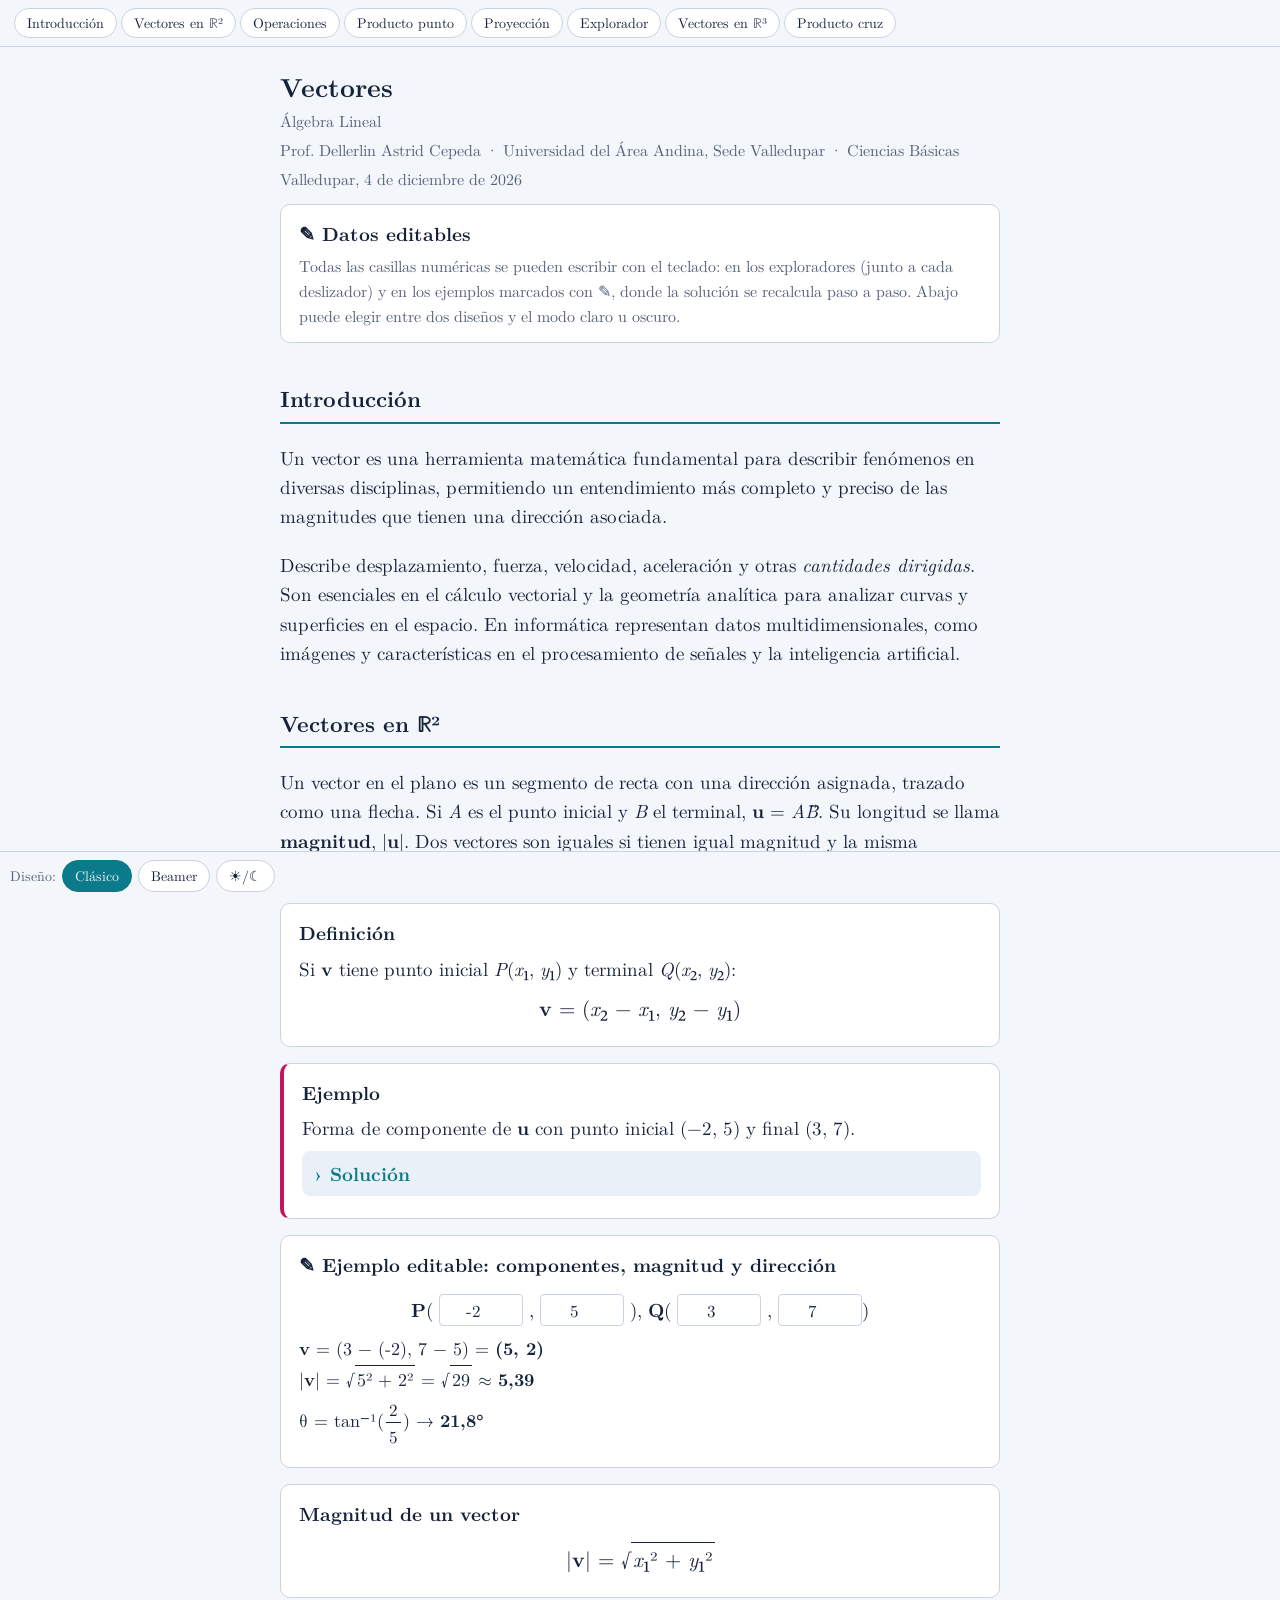
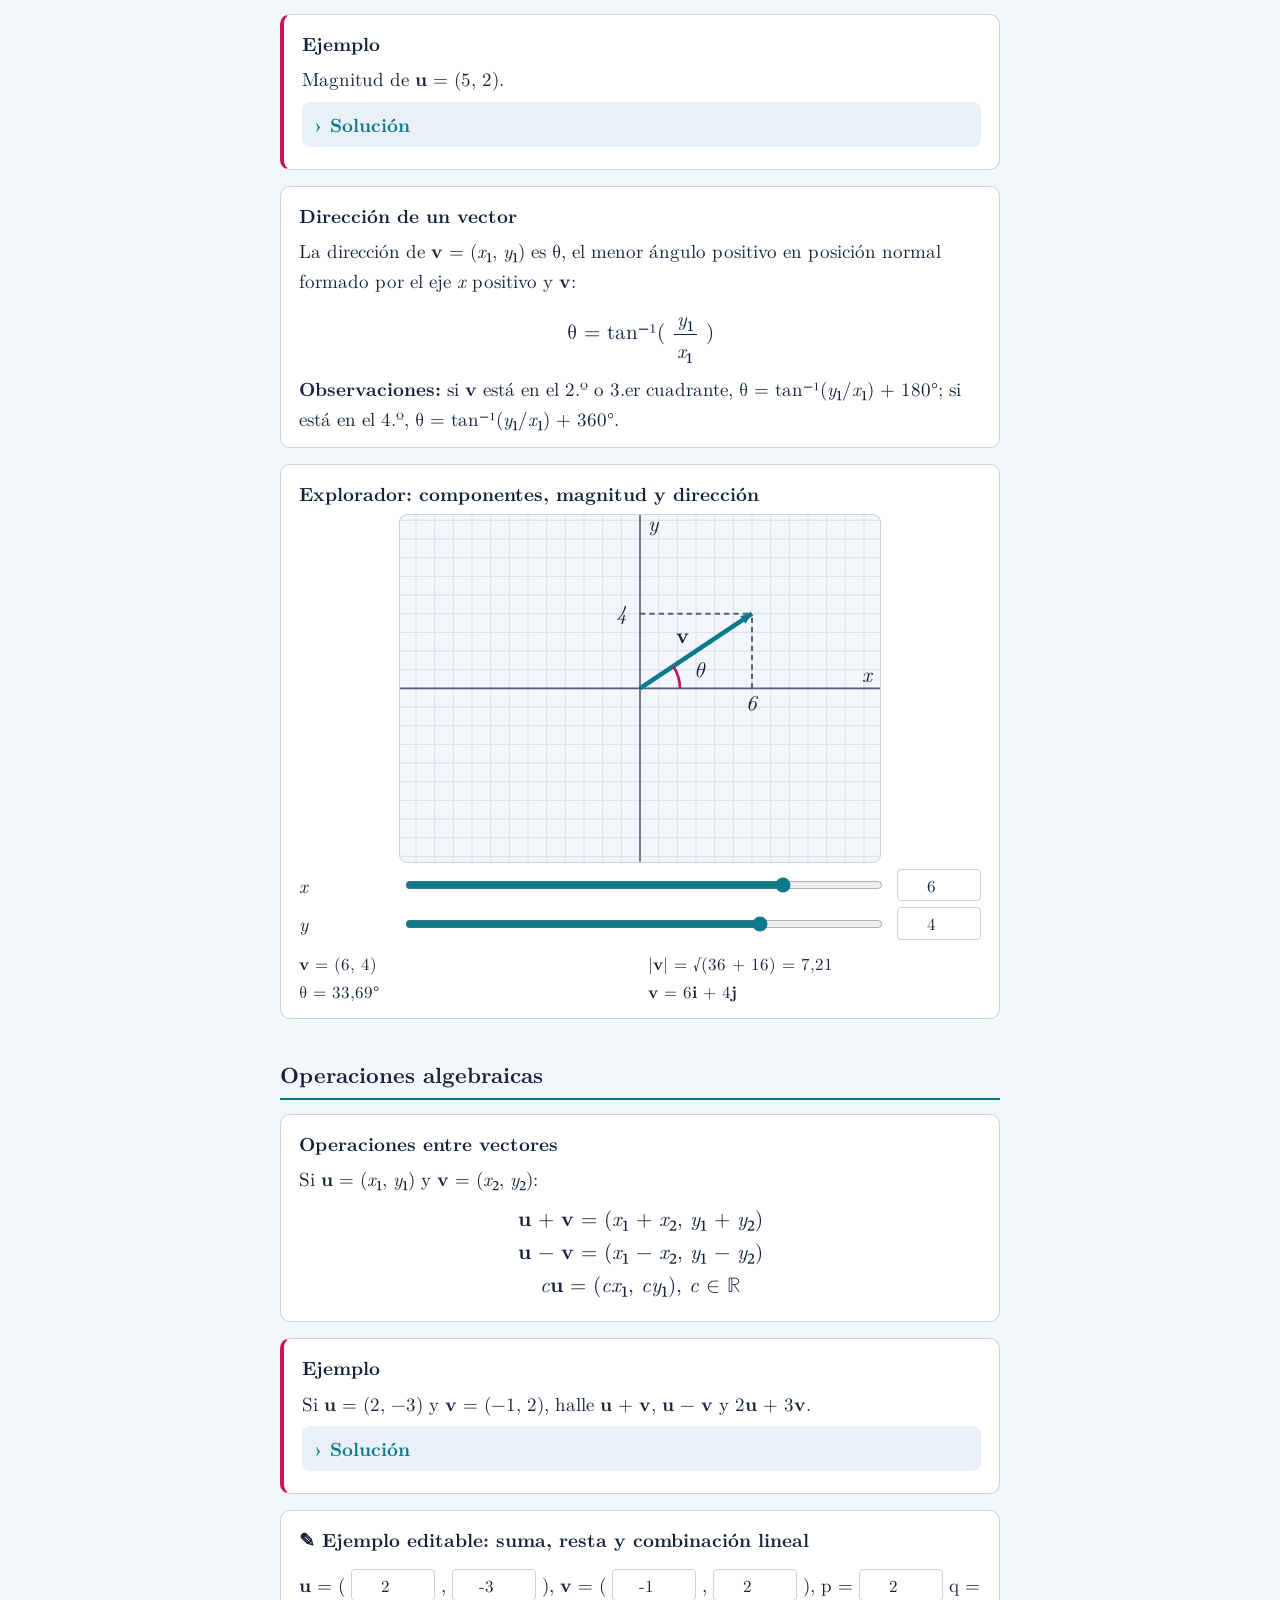
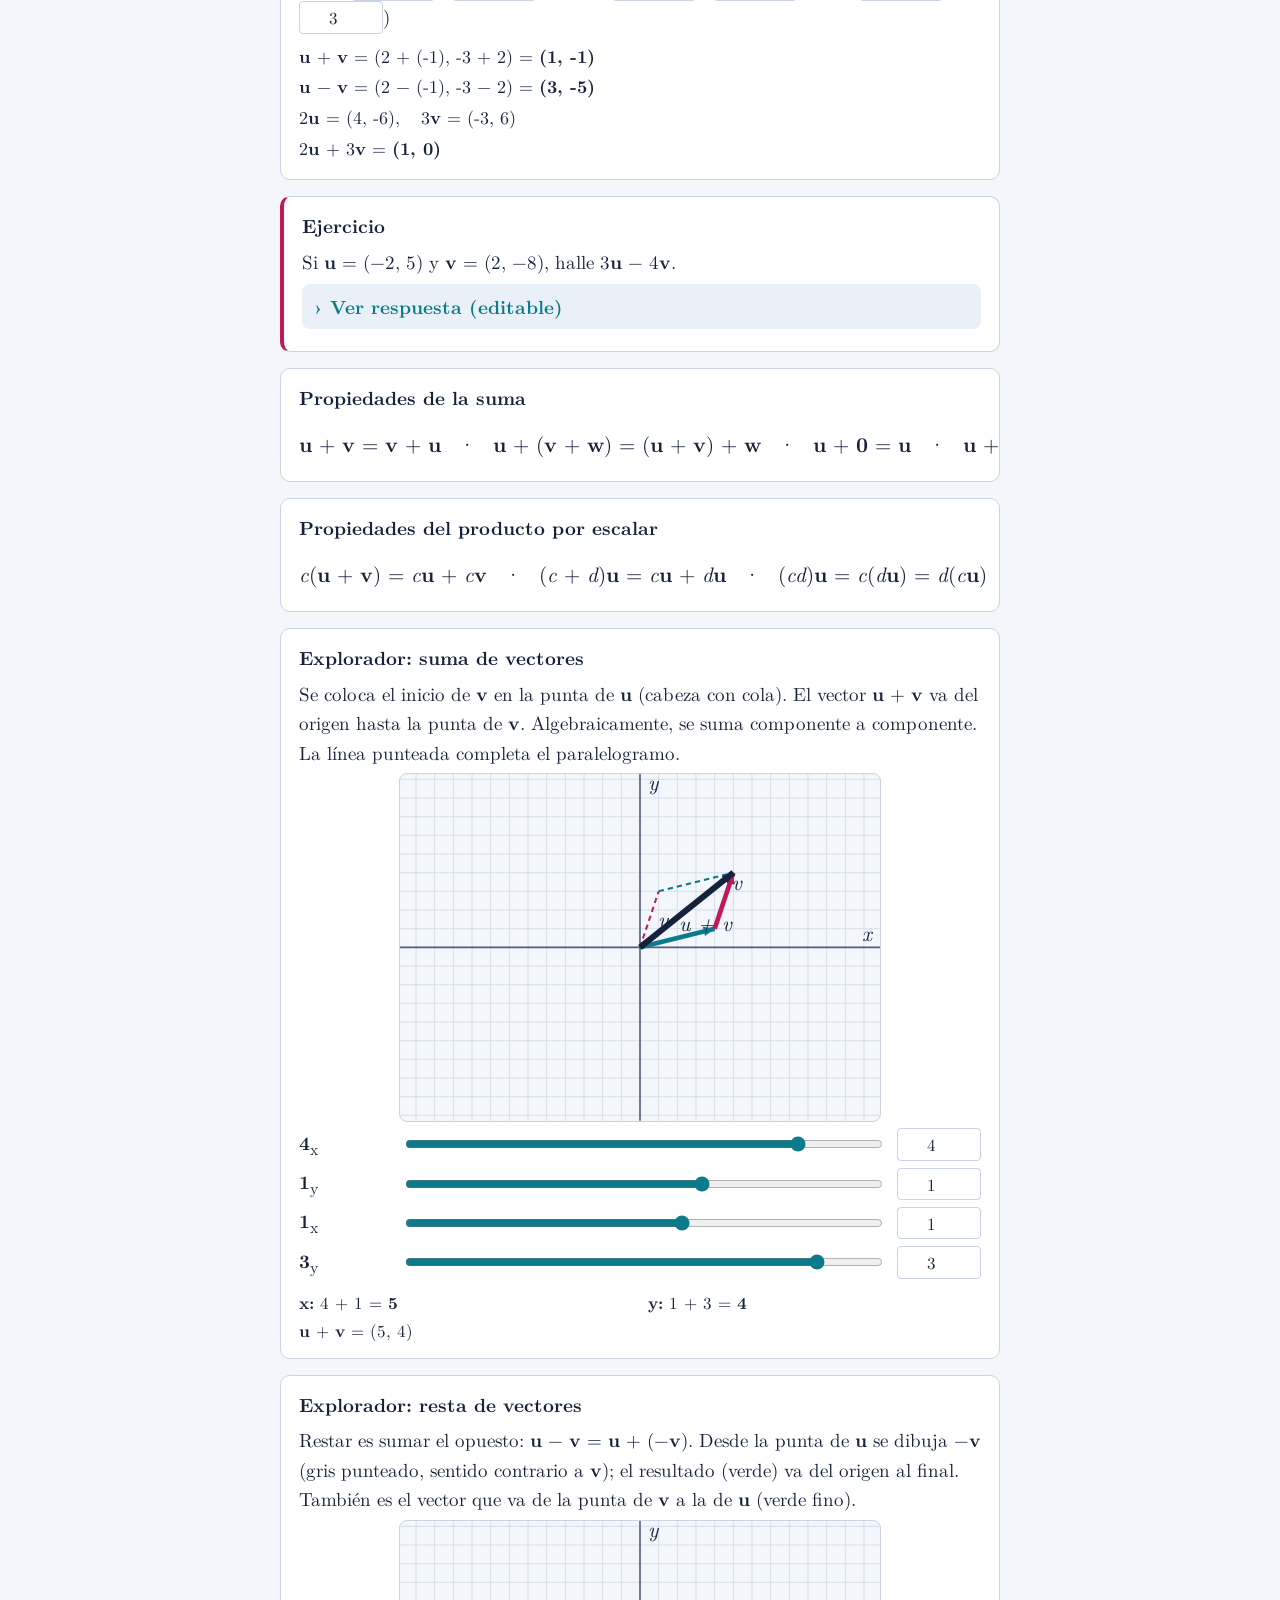
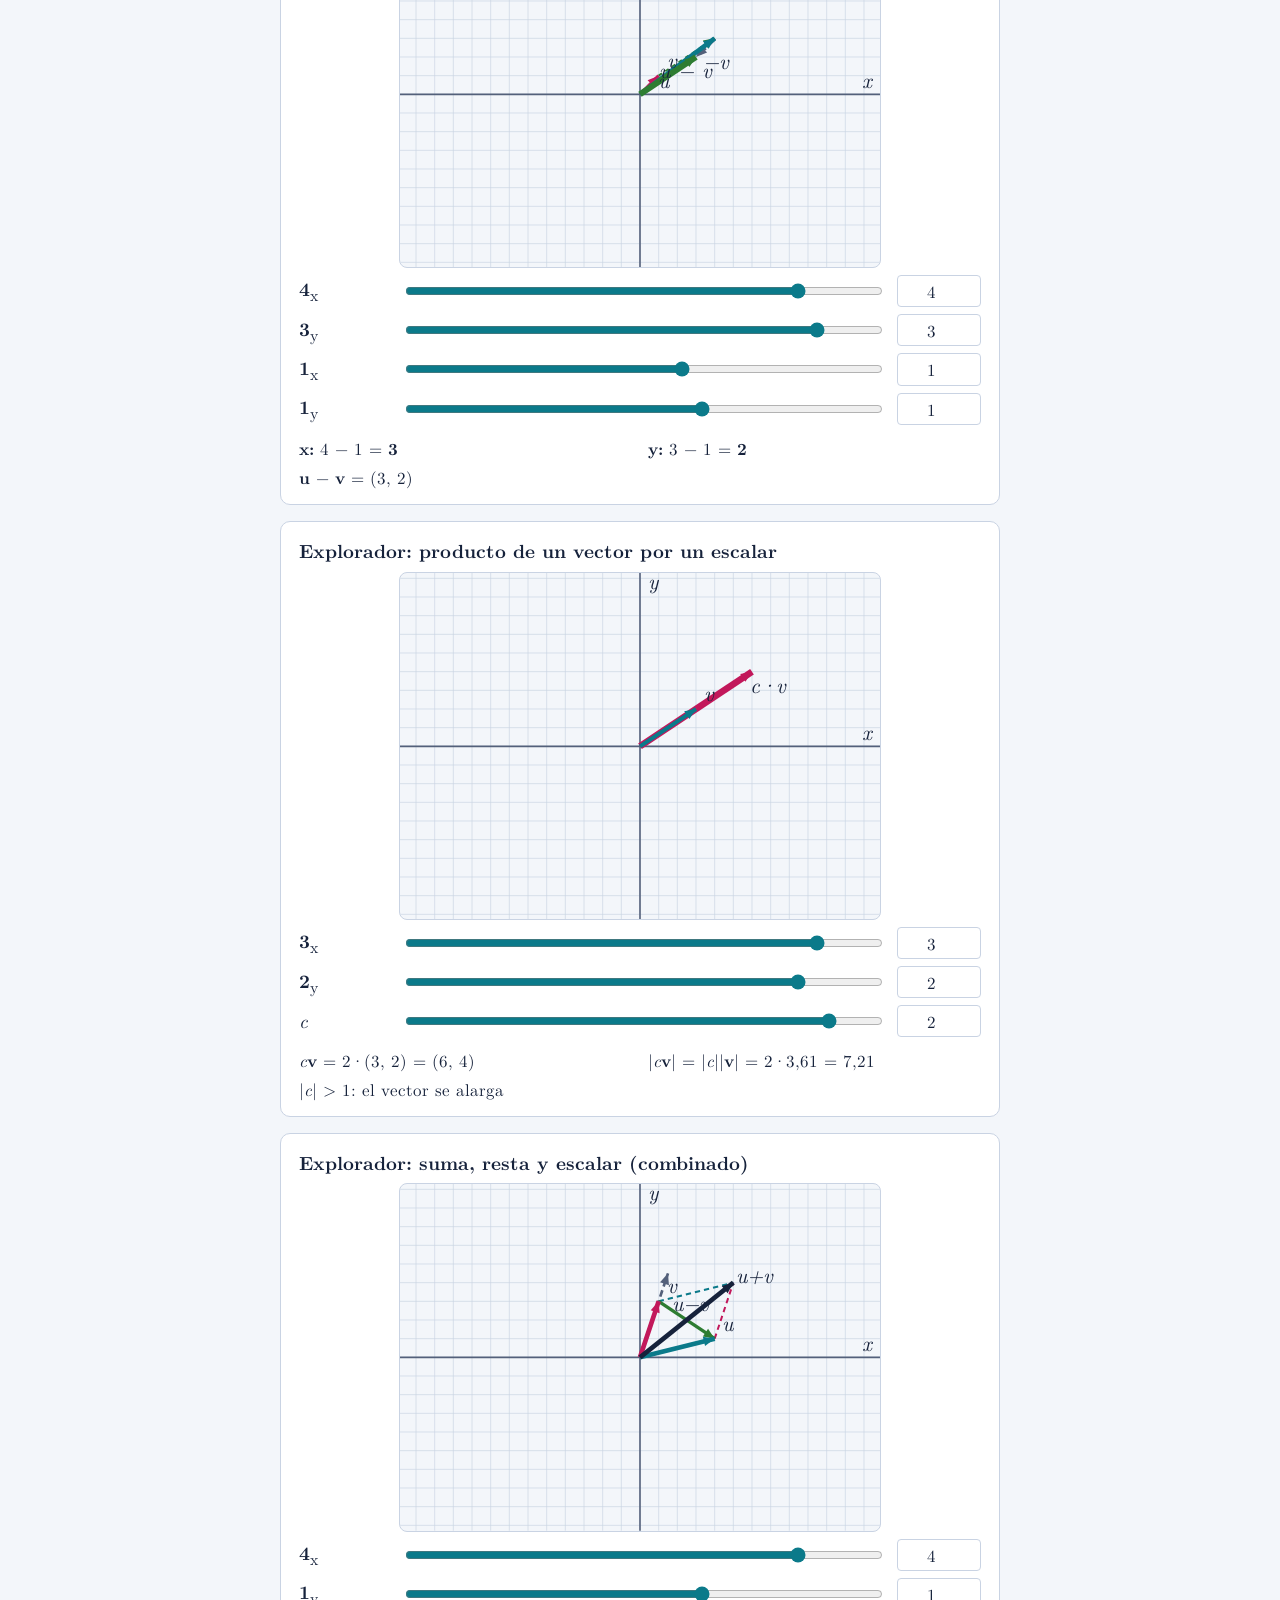
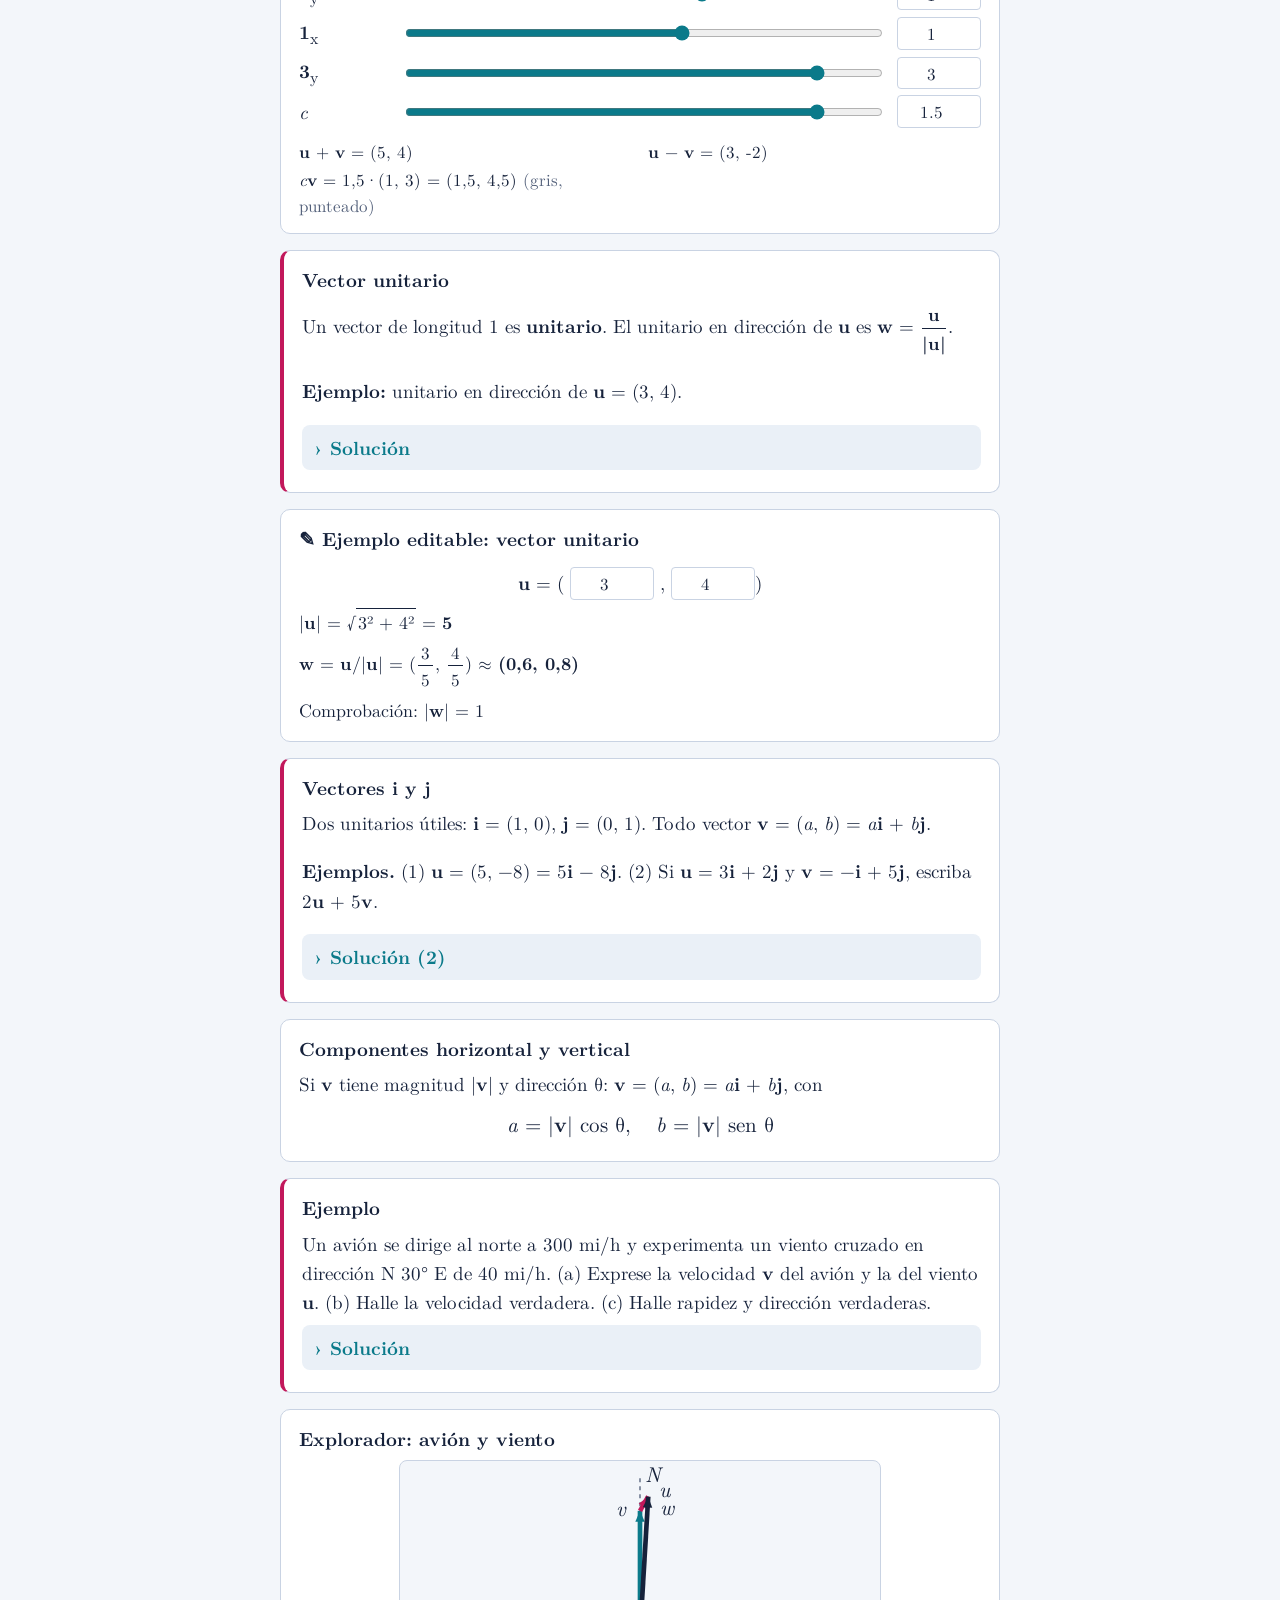
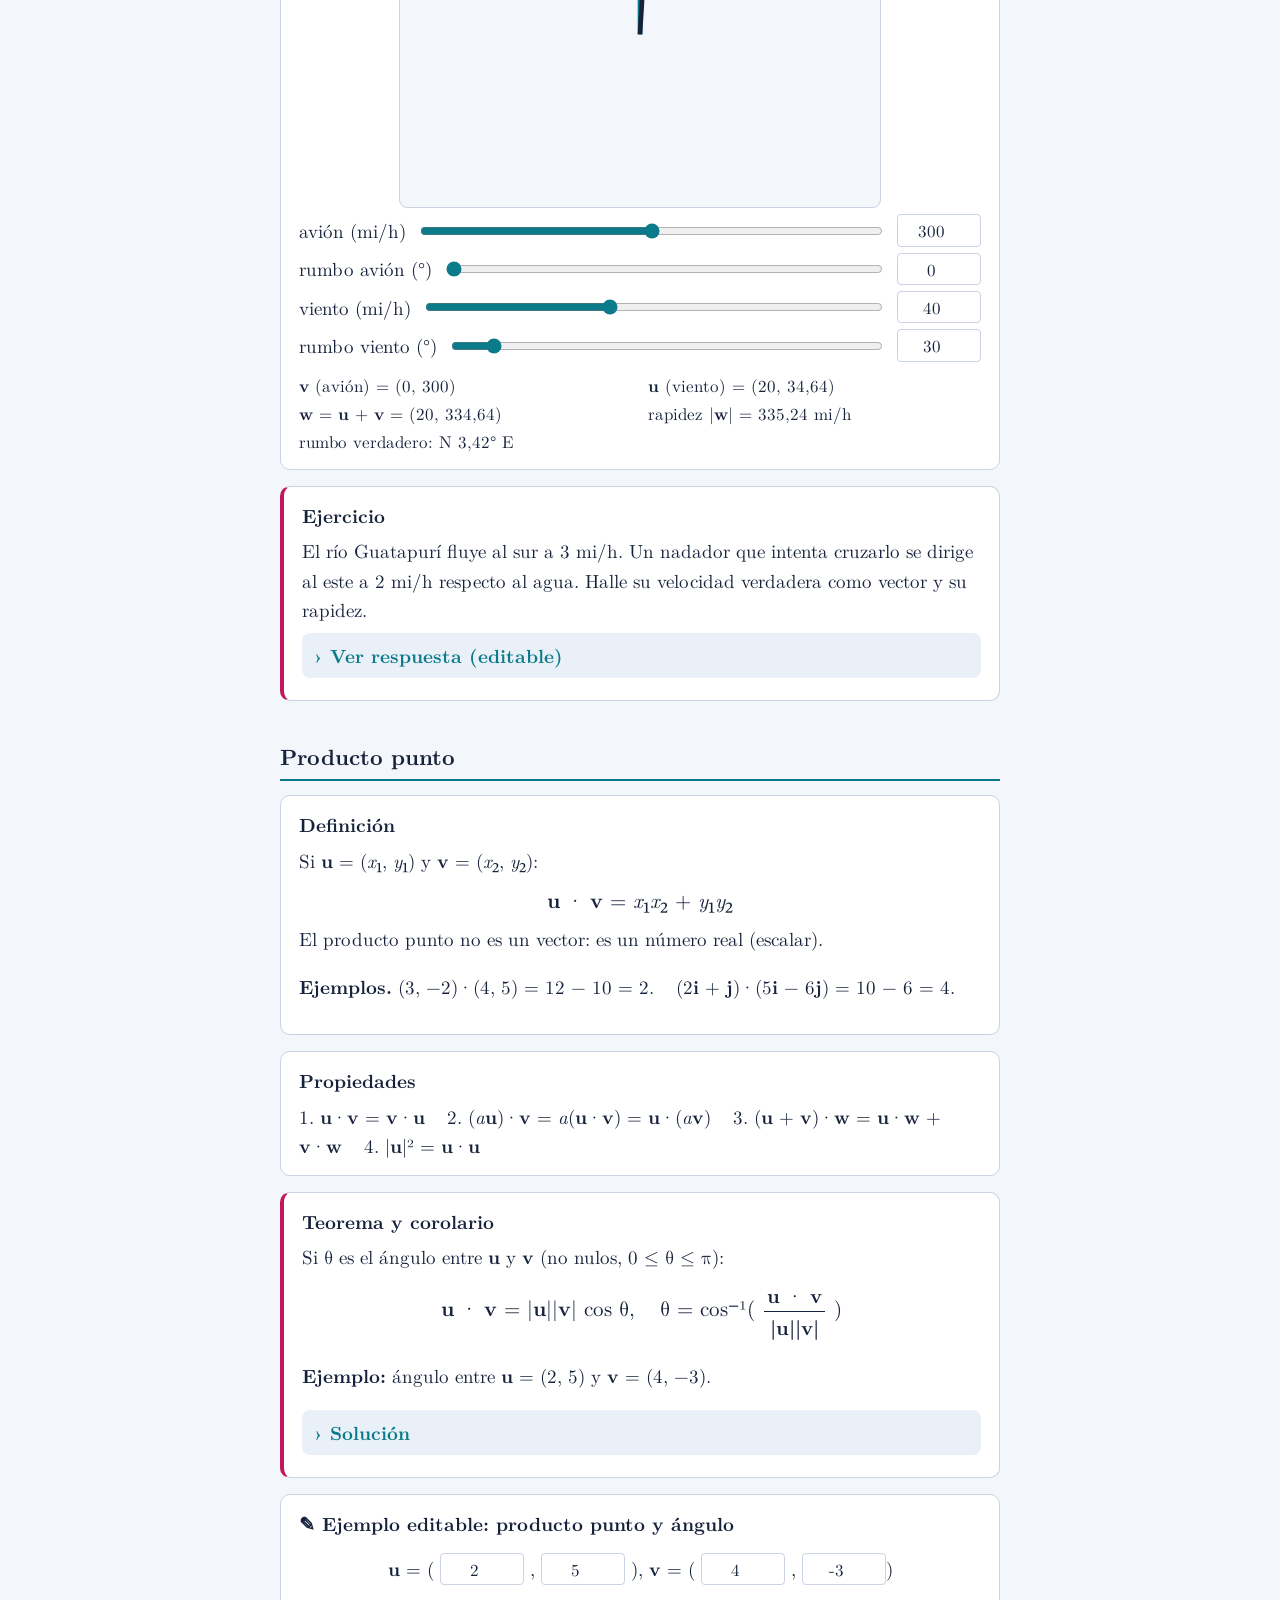
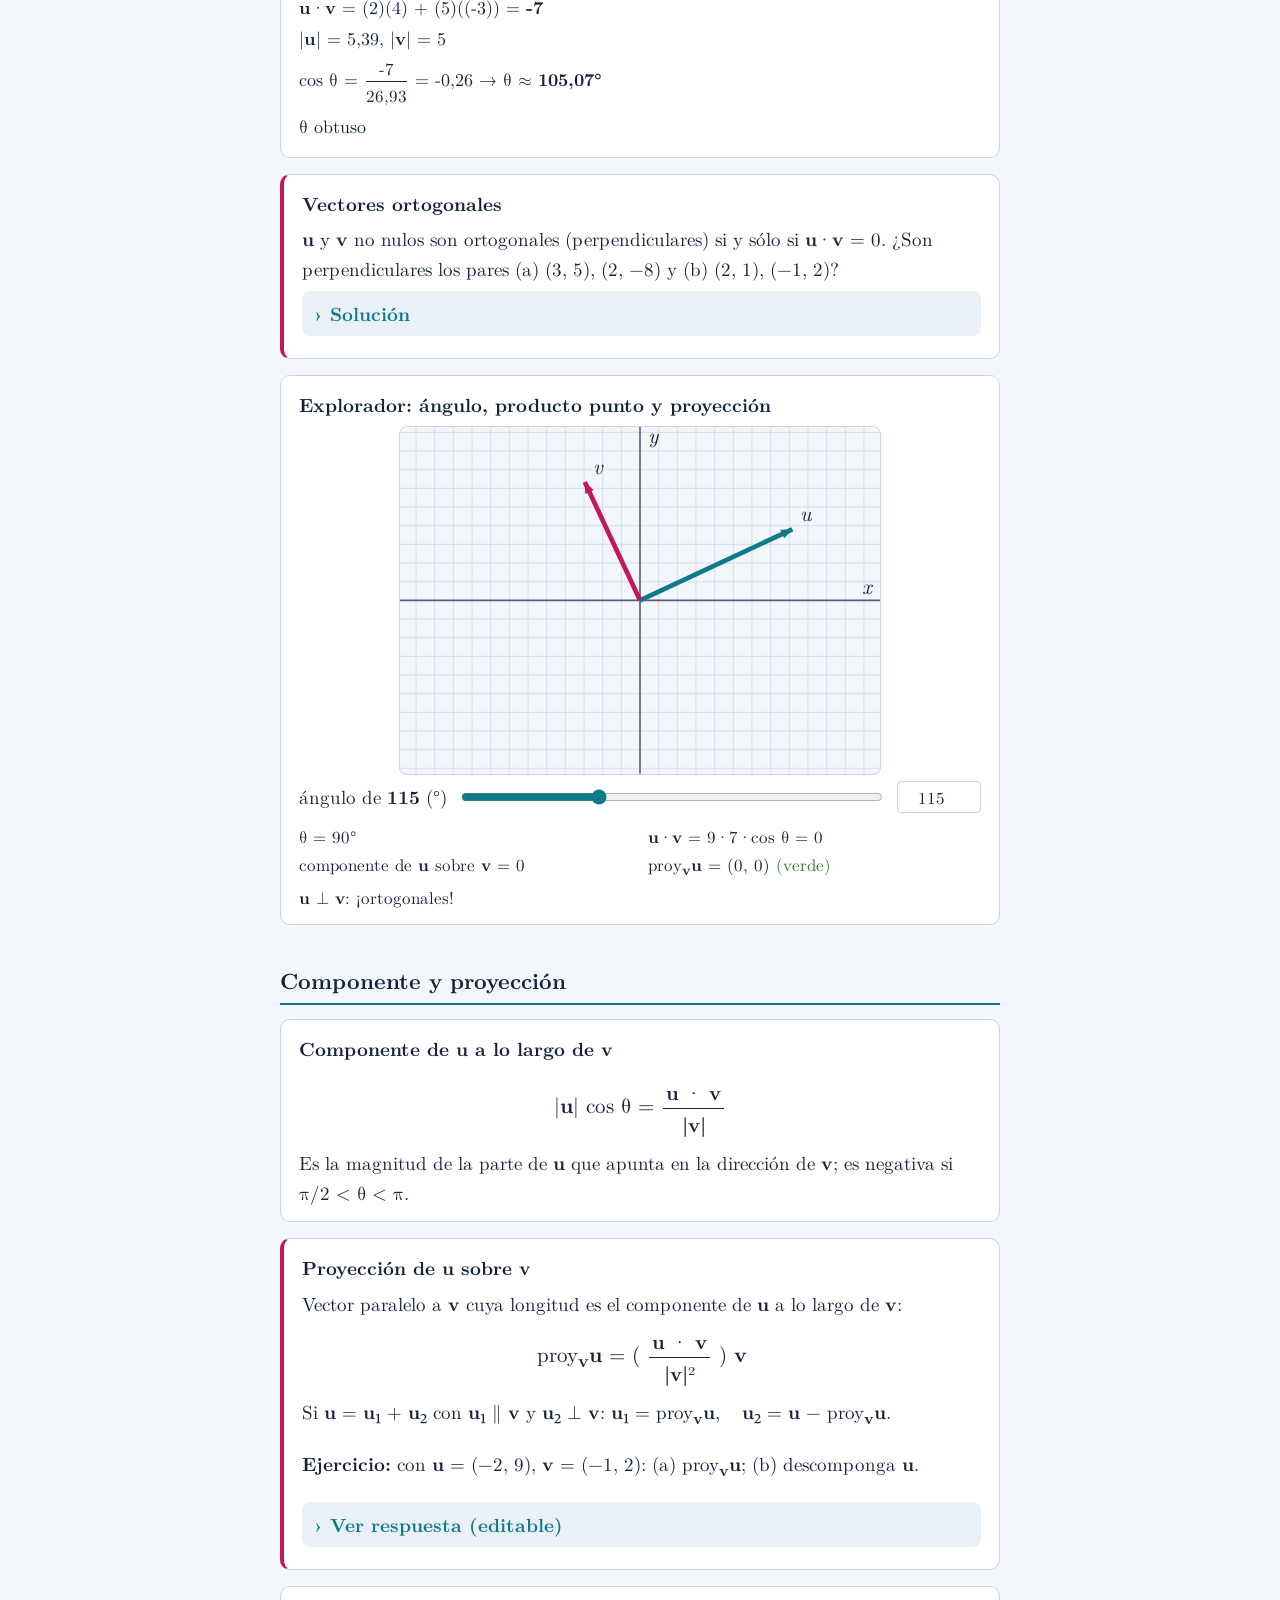
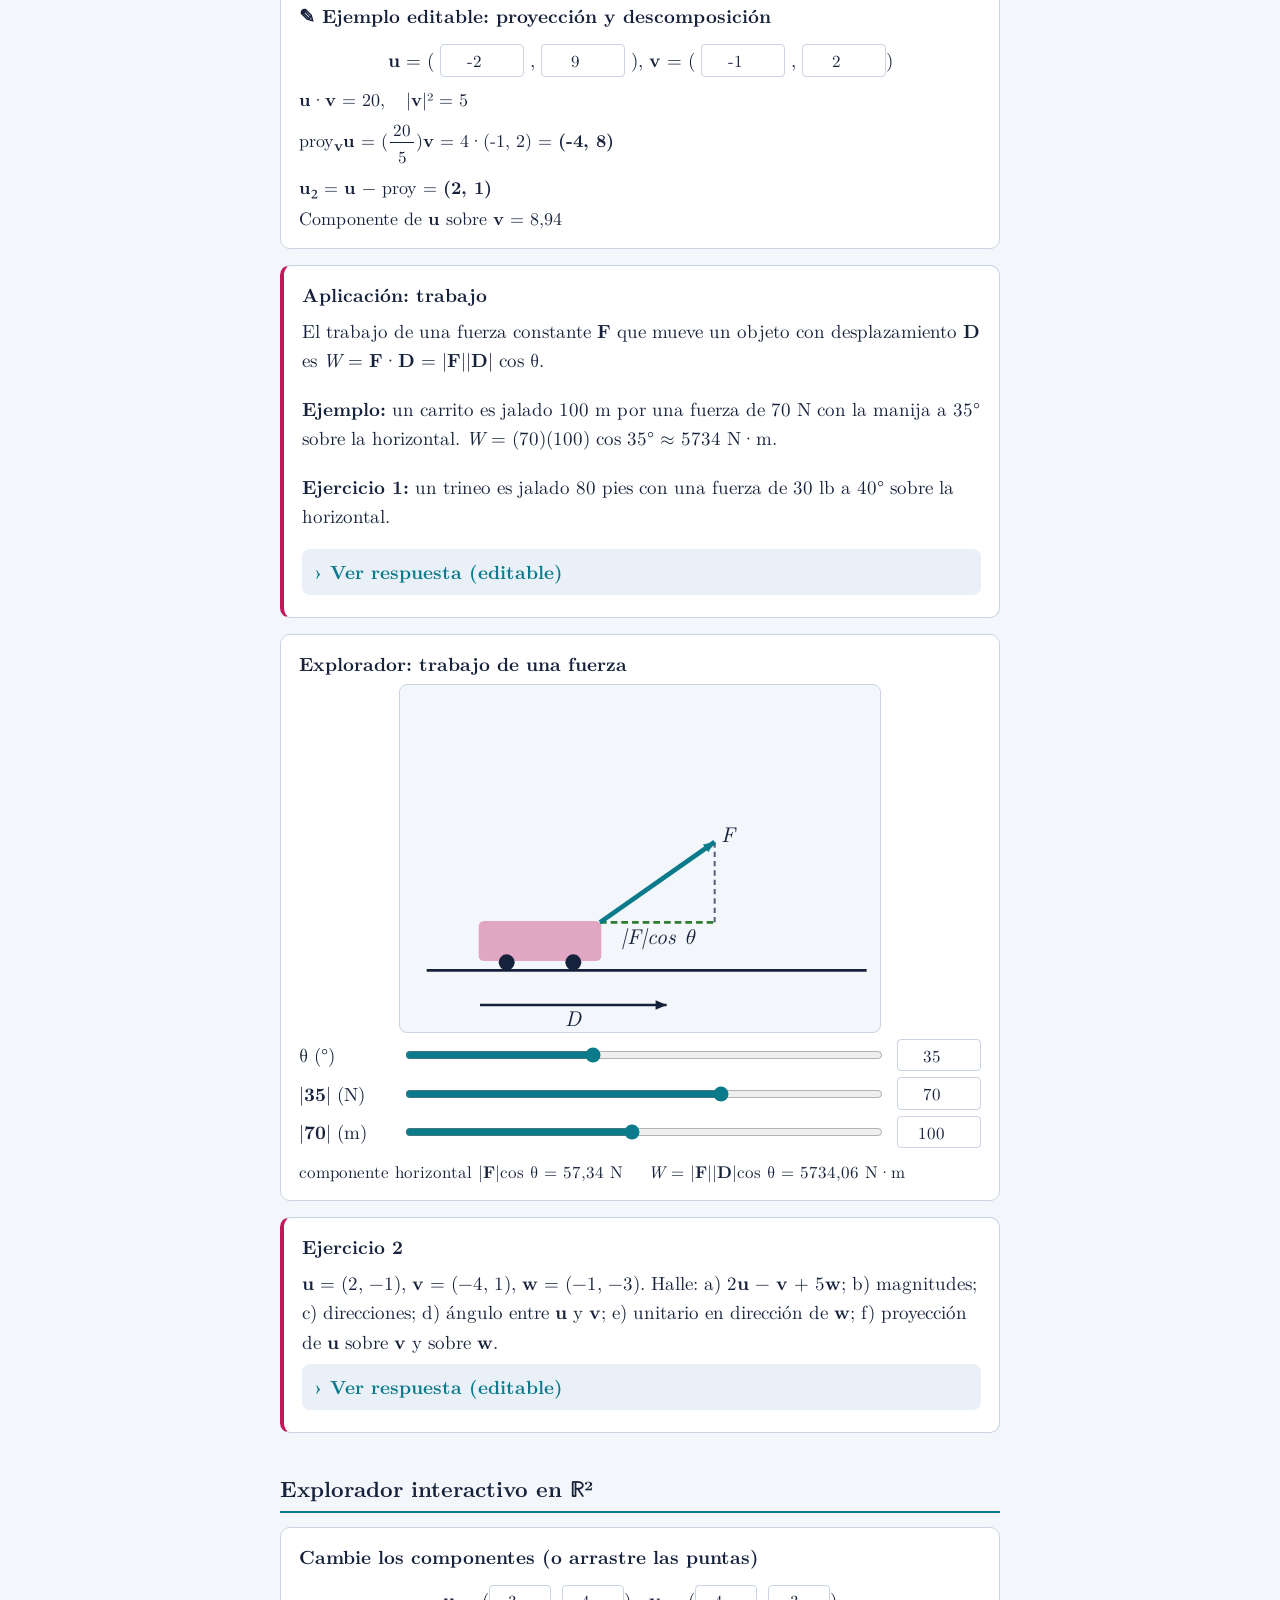
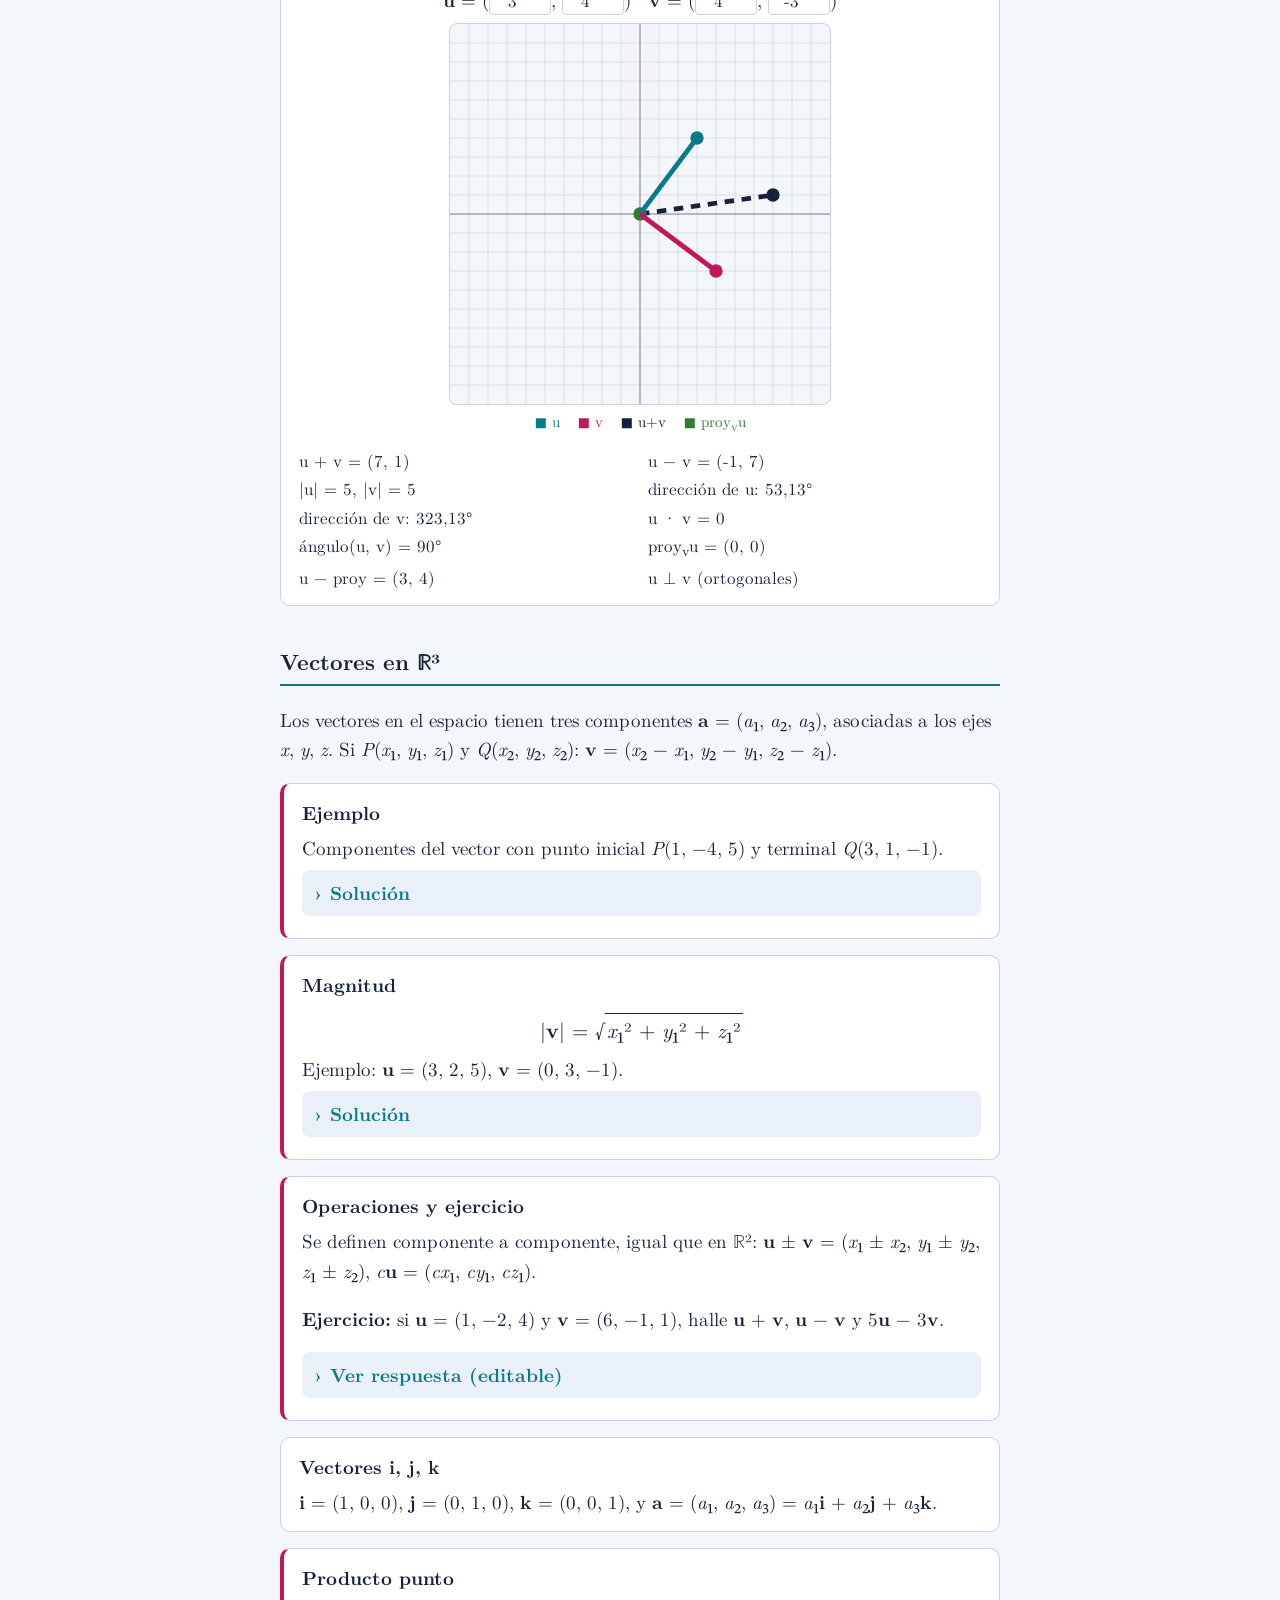
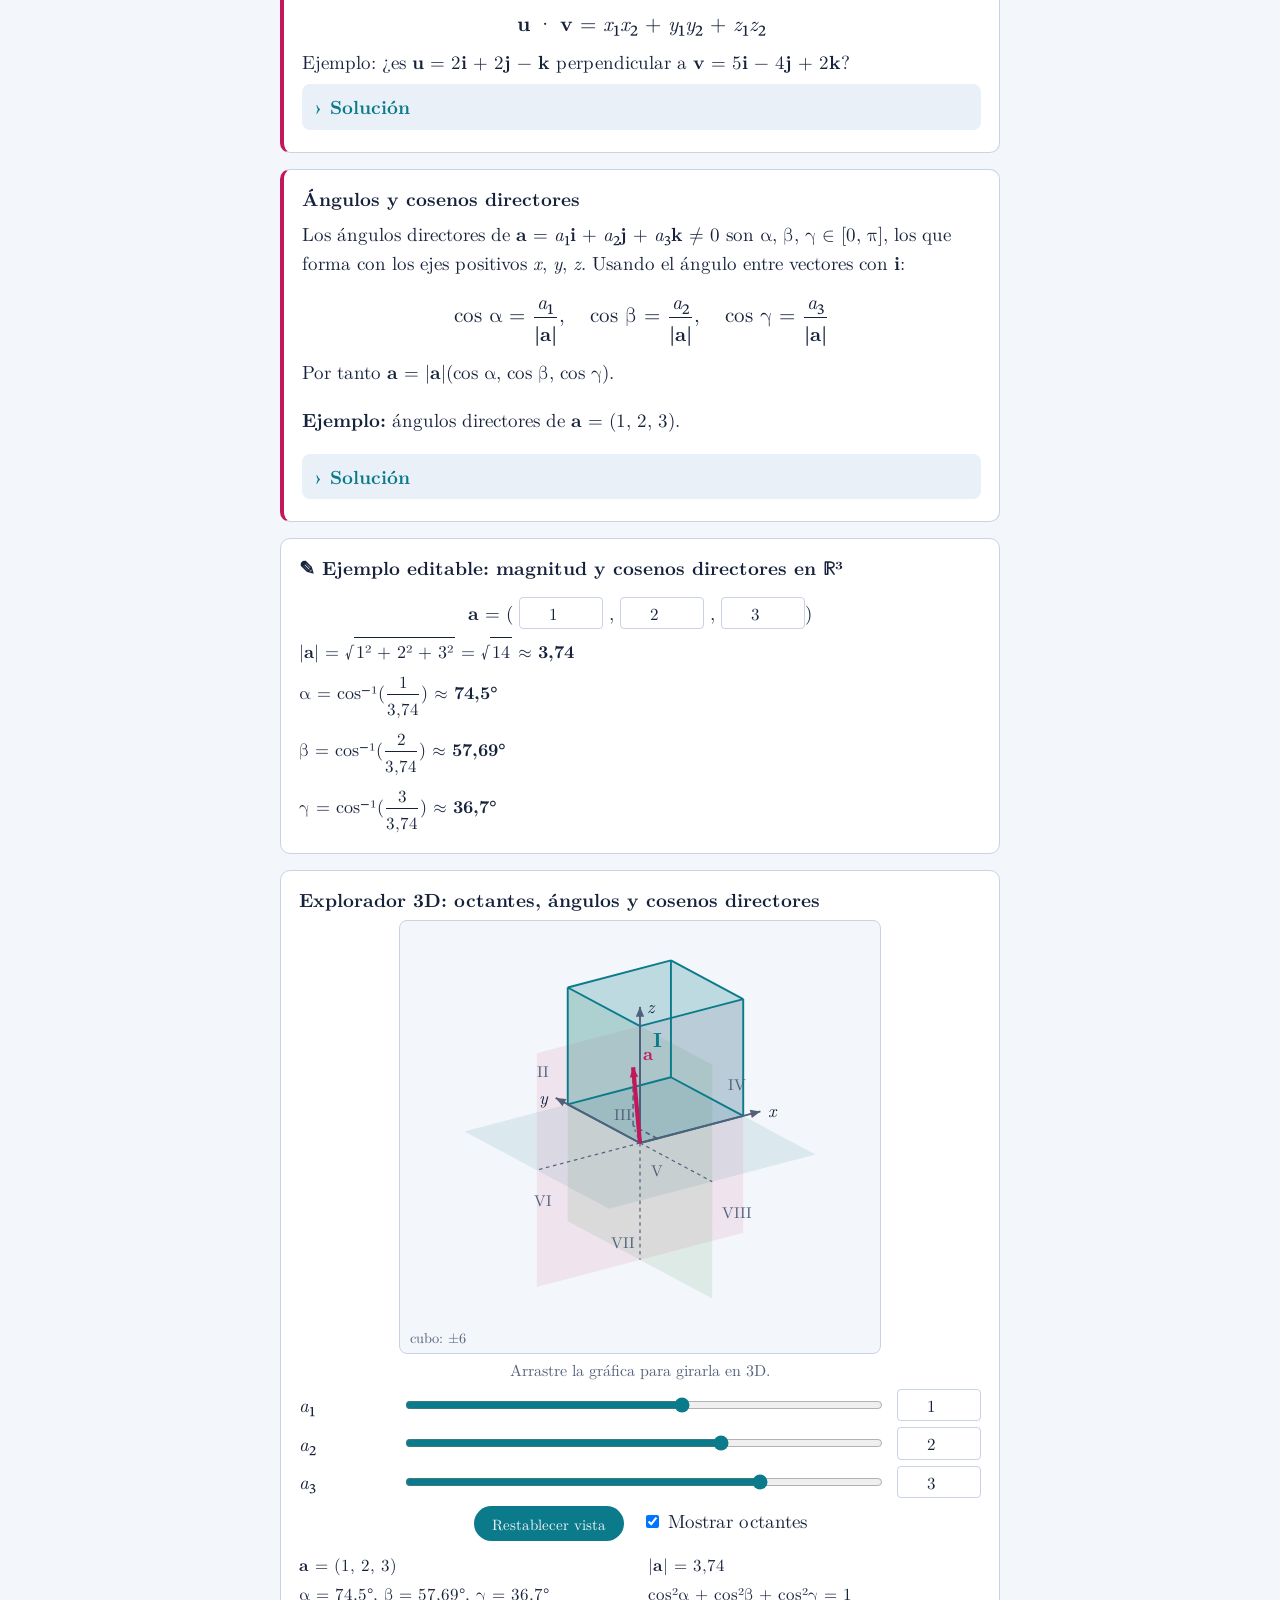
<file: Vectores · Álgebra Lineal.html>
<!DOCTYPE html>
<html lang="es"><head><meta charset="utf-8">
<meta name="viewport" content="width=device-width, initial-scale=1, viewport-fit=cover">
<title>Vectores · Álgebra Lineal</title>
<link rel="preconnect" href="https://fonts.googleapis.com"><link rel="preconnect" href="https://fonts.gstatic.com" crossorigin>
<link href="https://fonts.googleapis.com/css2?family=STIX+Two+Text:ital,wght@0,400;0,700;1,400&display=swap" rel="stylesheet">
<style>
:root{--bg:#fbfbfd;--fg:#1a1a1a;--card:#eceef7;--head:#2a2a8c;--acc:#3333b3;--mut:#666;--red:#d62828;--blue:#1a7fd4;--grn:#2a9d4a;box-sizing:border-box;padding-top:env(safe-area-inset-top,0px);padding-bottom:env(safe-area-inset-bottom,0px)}
@media (prefers-color-scheme:dark){:root:not([data-theme="light"]){--bg:#14141c;--fg:#e8e8ee;--card:#20233a;--head:#3b3fb0;--acc:#9ea3ff;--mut:#99a;--red:#ff6b6b;--blue:#5ab4ff;--grn:#5fd47e}}
:root[data-theme="dark"]{--bg:#14141c;--fg:#e8e8ee;--card:#20233a;--head:#3b3fb0;--acc:#9ea3ff;--mut:#99a;--red:#ff6b6b;--blue:#5ab4ff;--grn:#5fd47e}
html{scroll-padding-top:calc(52px + env(safe-area-inset-top,0px));scroll-behavior:smooth}
body{margin:0;background:var(--bg);color:var(--fg);font:19px/1.55 "Latin Modern Roman","CMU Serif","STIX Two Text","Times New Roman",serif}
nav{position:sticky;top:env(safe-area-inset-top,0px);z-index:5;background:var(--head);display:flex;gap:4px;overflow-x:auto;padding:8px 10px}
nav a{color:#fff;text-decoration:none;font-size:16px;padding:4px 10px;border-radius:14px;white-space:nowrap}nav a:hover{background:rgba(255,255,255,.2)}
header{background:var(--head);color:#fff;text-align:center;padding:36px 16px}
header h1{font-weight:400;margin:0 0 8px;font-size:2.2rem}header p{margin:2px 0;opacity:.9;font-size:16px}
main{max-width:820px;margin:0 auto;padding:12px 16px 60px}
h2{font-weight:400;color:var(--acc);border-bottom:2px solid var(--acc);padding-bottom:4px;margin-top:44px}
.box{background:var(--card);border-radius:8px;margin:16px 0;overflow:hidden}
.box>h4{margin:0;background:var(--head);color:#fff;font-weight:400;padding:5px 14px;font-size:17px}
.box>div{padding:8px 16px}
.m{text-align:center;margin:8px 0;overflow-x:auto;white-space:nowrap}
b{font-weight:700}i{font-style:italic}
.fr{display:inline-flex;flex-direction:column;vertical-align:middle;text-align:center;margin:0 2px;font-size:.95em}
.fr>span:first-child{border-bottom:1px solid currentColor;padding:0 3px}
.rt .ov{border-top:1px solid currentColor;padding:0 2px}
details{margin:8px 0}summary{cursor:pointer;color:var(--acc);font-weight:700}
details[open]>summary{margin-bottom:4px}
svg{width:100%;max-width:360px;display:block;margin:0 auto;background:var(--bg);border:1px solid var(--mut);border-radius:6px;touch-action:none}
.in{display:flex;flex-wrap:wrap;gap:8px 18px;justify-content:center;margin:8px 0}
.in input{width:56px;font:inherit;font-size:17px;text-align:center;border:1px solid var(--mut);border-radius:4px;background:var(--bg);color:var(--fg)}
.out{font-size:17px;display:grid;grid-template-columns:repeat(auto-fit,minmax(230px,1fr));gap:2px 16px;margin-top:10px}
svg text{fill:var(--fg);font-size:11px;font-family:inherit}
button{font:inherit;font-size:15px;background:var(--acc);color:var(--bg);border:0;border-radius:5px;padding:3px 10px;cursor:pointer}
</style><style>
:root{--bg:#fff;--fg:#111b21;--card:#fff;--head:#fff;--acc:#008069;--mut:#667781;--bd:#e9edef;--soft:#f0f2f5;--red:#d62828;--blue:#1a73e8;--grn:#00a884}
@media (prefers-color-scheme:dark){:root:not([data-theme="light"]){--bg:#111b21;--fg:#e9edef;--card:#202c33;--head:#111b21;--acc:#25d366;--mut:#8696a0;--bd:#2a3942;--soft:#202c33;--red:#ff6b6b;--blue:#53bdeb;--grn:#25d366}}
:root[data-theme="dark"]{--bg:#111b21;--fg:#e9edef;--card:#202c33;--head:#111b21;--acc:#25d366;--mut:#8696a0;--bd:#2a3942;--soft:#202c33;--red:#ff6b6b;--blue:#53bdeb;--grn:#25d366}
body{font:16px/1.6 "Segoe UI",Helvetica,Arial,sans-serif}
.top{display:flex;align-items:center;gap:10px;padding:14px 20px;border-bottom:1px solid var(--bd);font-weight:600;font-size:18px;background:var(--bg)}
.lg{background:#25d366;color:#fff;width:30px;height:30px;border-radius:50%;display:grid;place-items:center;font-size:16px}
.top span:last-child{color:var(--mut);font-weight:400}
nav{background:var(--bg);border-bottom:1px solid var(--bd);top:env(safe-area-inset-top,0px)}
nav a{color:var(--fg);font-size:14px;border:1px solid var(--bd);border-radius:18px;padding:4px 12px}nav a:hover{background:var(--soft)}
header{background:var(--bg);color:var(--fg);text-align:left;max-width:820px;margin:0 auto;padding:28px 16px 0}
header h1{font-size:2rem;font-weight:600}header p{color:var(--mut);font-size:14px!important;opacity:1}
h2{color:var(--fg);font-weight:600;border:0;font-size:1.5rem;margin-top:40px}
.box{background:var(--card);border:1px solid var(--bd);border-radius:12px}
.box>h4{background:var(--soft);color:var(--fg);font-weight:600;border-bottom:1px solid var(--bd)}
.m,.fr,.rt{font-family:"STIX Two Text","Latin Modern Roman",serif}.m{font-size:1.15em}
summary{list-style:none;padding:8px 12px;background:var(--soft);border-radius:8px;color:var(--acc)}
summary::-webkit-details-marker{display:none}
summary::before{content:"›";display:inline-block;margin-right:8px;transition:transform .15s}
details[open]>summary::before{transform:rotate(90deg)}
details[open]>summary{margin-bottom:8px}
svg{border-color:var(--bd)}
button{background:var(--acc);color:#fff;border-radius:18px;padding:6px 18px}
.in input{border-color:var(--bd);background:var(--soft)}
.fb{border-top:1px solid var(--bd);margin-top:48px;padding-top:20px;text-align:center;color:var(--mut)}
.fb button{margin:8px 6px 0;background:transparent;color:var(--acc);border:1px solid var(--bd)}
</style><style>
:root{--bg:#f3f6fa;--card:#fff;--fg:#16223b;--head:#f3f6fa;--mut:#53607a;--bd:#c9d3e3;--soft:#eaf0f7;--acc:#0b7a8a;--blue:#0b7a8a;--red:#c2185b;--grn:#2e7d32}
@media (prefers-color-scheme:dark){:root:not([data-theme="light"]){--bg:#10172a;--card:#18213a;--fg:#e8edf8;--head:#10172a;--mut:#9aa8c7;--bd:#34405e;--soft:#222c48;--acc:#4fd1e0;--blue:#4fd1e0;--red:#ff7eb0;--grn:#7ddc8a;color-scheme:dark}}
:root[data-theme="dark"]{--bg:#10172a;--card:#18213a;--fg:#e8edf8;--head:#10172a;--mut:#9aa8c7;--bd:#34405e;--soft:#222c48;--acc:#4fd1e0;--blue:#4fd1e0;--red:#ff7eb0;--grn:#7ddc8a;color-scheme:dark}
body{font:17px/1.6 Georgia,"Iowan Old Style",serif;background:var(--bg);color:var(--fg)}
main{max-width:720px;padding:8px 18px 60px}
nav{background:var(--bg);border-bottom:1px solid var(--bd);padding:8px 14px}
nav a{color:var(--fg);background:var(--card);border:1px solid var(--bd);border-radius:16px;font-size:14px;padding:3px 12px}nav a:hover{background:var(--soft)}
header{max-width:720px;margin:0 auto;padding:24px 18px 0;background:var(--bg);color:var(--fg);text-align:left}
header h1{font-size:26px;line-height:1.25;font-weight:700;margin:0 0 6px}
header p{color:var(--mut);font-size:16px!important;margin:0 0 4px}
h2{font-size:22px;font-weight:700;color:var(--fg);border:0;border-bottom:2px solid var(--acc);padding-bottom:6px;margin:38px 0 14px}
.box{background:var(--card);border:1px solid var(--bd);border-radius:10px;margin:0 0 16px;overflow:visible}
.box>h4{background:none;color:var(--fg);font-size:19px;font-weight:700;border:0;padding:14px 18px 0;margin:0}
.box>div{padding:6px 18px 14px}
.m,.fr,.rt,i{font-family:"Cambria Math","STIX Two Math","STIX Two Text",Georgia,serif}
.m{font-size:20px}
.box:has(details) {border-left:4px solid var(--red)}
summary{background:var(--soft);color:var(--acc);border-radius:8px}
svg{background:var(--bg);border:1px solid var(--bd);border-radius:8px}
button{background:var(--acc);color:var(--bg)}
.in input{background:var(--card);border-color:var(--bd);color:var(--fg)}
</style><style>@font-face{font-family:"LM Roman";font-weight:400;font-style:normal;src:url([data-uri]) format("woff")}@font-face{font-family:"LM Roman";font-weight:400;font-style:italic;src:url([data-uri]) format("woff")}@font-face{font-family:"LM Roman";font-weight:700;font-style:normal;src:url([data-uri]) format("woff")}@font-face{font-family:"LM Math";font-weight:400;font-style:normal;src:url([data-uri]) format("woff")}
body,summary,button,input,.m,.fr,.rt,i,nav a,h1,h2,h4,svg text{font-family:"LM Roman","LM Math","Latin Modern Roman","CMU Serif","STIX Two Text",serif}
body{font-size:19px;line-height:1.55}.m{font-size:21px}
.ctl{display:flex;gap:12px;align-items:center;margin:6px 0}.ctl label{min-width:104px}.ctl input{flex:1;accent-color:var(--acc)}.ctl b{min-width:56px;text-align:right}
.fg svg{max-width:480px}.fg .out{font-size:17px}
</style><style>html[data-design=beamer]{--bg:#fbfbfd;--fg:#1a1a1a;--card:#eceef7;--head:#2a2a8c;--acc:#3333b3;--mut:#666;--bd:#c8cbe6;--soft:#dfe2f4;--red:#d62828;--blue:#1a7fd4;--grn:#2a9d4a;}
@media (prefers-color-scheme:dark){html[data-design=beamer]:not([data-theme=light]){--bg:#14141c;--fg:#e8e8ee;--card:#20233a;--head:#3b3fb0;--acc:#9ea3ff;--mut:#99a;--bd:#34385a;--soft:#2a2e4d;--red:#ff6b6b;--blue:#5ab4ff;--grn:#5fd47e;color-scheme:dark}}
html[data-design=beamer][data-theme=dark]{--bg:#14141c;--fg:#e8e8ee;--card:#20233a;--head:#3b3fb0;--acc:#9ea3ff;--mut:#99a;--bd:#34385a;--soft:#2a2e4d;--red:#ff6b6b;--blue:#5ab4ff;--grn:#5fd47e;color-scheme:dark}
html[data-design=beamer] header{background:var(--head);color:#fff;text-align:center;max-width:none;padding:36px 16px}html[data-design=beamer] header h1{color:#fff;font-weight:400;font-size:2.2rem}html[data-design=beamer] header p{color:#fff;opacity:.9}
html[data-design=beamer] nav{background:var(--head);border:0}html[data-design=beamer] nav a{color:#fff;background:none;border:0}html[data-design=beamer] nav a:hover{background:rgba(255,255,255,.2)}
html[data-design=beamer] h2{color:var(--acc);font-weight:400;border-bottom:2px solid var(--acc)}
html[data-design=beamer] .box{background:var(--card);border:0;border-radius:8px;overflow:hidden}html[data-design=beamer] .box:has(details){border:0}
html[data-design=beamer] .box>h4{background:var(--head);color:#fff;font-size:17px;font-weight:400;padding:5px 14px}html[data-design=beamer] .box>div{padding:8px 16px}

.ctl input.nm,.exo-in input{flex:none;width:78px;font:inherit;font-size:17px;text-align:center;border:1px solid var(--bd);border-radius:4px;background:var(--card);color:var(--fg);padding:2px}
.ctl label{min-width:92px}.exo{margin-top:8px;font-size:18px}.exo div{margin:3px 0;overflow-x:auto;white-space:nowrap}
.tip{font-size:16px;color:var(--mut)}
#dz{position:fixed;left:0;right:0;bottom:0;z-index:9;display:flex;gap:6px;align-items:center;overflow-x:auto;padding:8px 10px calc(8px + env(safe-area-inset-bottom,0px));background:var(--bg);border-top:1px solid var(--bd)}
#dz span{font-size:14px;color:var(--mut);white-space:nowrap}
#dz button{flex:none;background:var(--card);color:var(--fg);border:1px solid var(--bd);border-radius:16px;padding:4px 12px;font-size:14px}
#dz button.on{background:var(--acc);color:var(--bg);border-color:var(--acc)}
main{padding-bottom:100px!important}
</style></head><body>
<nav><a href="#intro">Introducción</a><a href="#r2">Vectores en ℝ²</a><a href="#ops">Operaciones</a><a href="#dot">Producto punto</a><a href="#proj">Proyección</a><a href="#lab">Explorador</a><a href="#r3">Vectores en ℝ³</a><a href="#cross">Producto cruz</a></nav>
<header><h1>Vectores</h1><p style="font-size:22px">Álgebra Lineal</p><p>Prof. Dellerlin Astrid Cepeda · Universidad del Área Andina, Sede Valledupar · Ciencias Básicas</p><p>Valledupar, <span id="hoy"></span></p></header>
<main>

<div class="box"><h4>✎ Datos editables</h4><div class="tip">Todas las casillas numéricas se pueden escribir con el teclado: en los exploradores (junto a cada deslizador) y en los ejemplos marcados con ✎, donde la solución se recalcula paso a paso. Abajo puede elegir entre dos diseños y el modo claro u oscuro.</div></div>
<h2 id="intro">Introducción</h2>
<p>Un vector es una herramienta matemática fundamental para describir fenómenos en diversas disciplinas, permitiendo un entendimiento más completo y preciso de las magnitudes que tienen una dirección asociada.</p>
<p>Describe desplazamiento, fuerza, velocidad, aceleración y otras <i>cantidades dirigidas</i>. Son esenciales en el cálculo vectorial y la geometría analítica para analizar curvas y superficies en el espacio. En informática representan datos multidimensionales, como imágenes y características en el procesamiento de señales y la inteligencia artificial.</p>

<h2 id="r2">Vectores en ℝ²</h2>
<p>Un vector en el plano es un segmento de recta con una dirección asignada, trazado como una flecha. Si <i>A</i> es el punto inicial y <i>B</i> el terminal, <b>u</b> = <i>AB</i>⃗. Su longitud se llama <b>magnitud</b>, |<b>u</b>|. Dos vectores son iguales si tienen igual magnitud y la misma dirección.</p>
<div class="box"><h4>Definición</h4><div>Si <b>v</b> tiene punto inicial <i>P</i>(<i>x</i>₁, <i>y</i>₁) y terminal <i>Q</i>(<i>x</i>₂, <i>y</i>₂): <div class="m"><b>v</b> = (<i>x</i>₂ − <i>x</i>₁, <i>y</i>₂ − <i>y</i>₁)</div></div></div>
<div class="box"><h4>Ejemplo</h4><div>Forma de componente de <b>u</b> con punto inicial (−2, 5) y final (3, 7).
<details><summary>Solución</summary><b>u</b> = (3 − (−2), 7 − 5) = (5, 2)</details></div></div>

<div class="box"><h4>✎ Ejemplo editable: componentes, magnitud y dirección</h4><div class="ex" data-e="e1"></div></div>
<div class="box"><h4>Magnitud de un vector</h4><div><div class="m">|<b>v</b>| = <r><i>x</i>₁² + <i>y</i>₁²</r></div></div></div>
<div class="box"><h4>Ejemplo</h4><div>Magnitud de <b>u</b> = (5, 2).
<details><summary>Solución</summary><div class="m">|<b>u</b>| = <r>5² + 2²</r> = <r>25 + 4</r> = <r>29</r></div></details></div></div>

<div class="box"><h4>Dirección de un vector</h4><div>La dirección de <b>v</b> = (<i>x</i>₁, <i>y</i>₁) es θ, el menor ángulo positivo en posición normal formado por el eje <i>x</i> positivo y <b>v</b>:
<div class="m">θ = tan⁻¹( <f><i>y</i>₁|<i>x</i>₁</f> )</div>
<b>Observaciones:</b> si <b>v</b> está en el 2.º o 3.er cuadrante, θ = tan⁻¹(<i>y</i>₁/<i>x</i>₁) + 180°; si está en el 4.º, θ = tan⁻¹(<i>y</i>₁/<i>x</i>₁) + 360°.</div></div>

<div class="box"><h4>Explorador: componentes, magnitud y dirección</h4><div class="fg" data-f="comp"></div></div>
<h2 id="ops">Operaciones algebraicas</h2>
<div class="box"><h4>Operaciones entre vectores</h4><div>Si <b>u</b> = (<i>x</i>₁, <i>y</i>₁) y <b>v</b> = (<i>x</i>₂, <i>y</i>₂):
<div class="m"><b>u</b> + <b>v</b> = (<i>x</i>₁ + <i>x</i>₂, <i>y</i>₁ + <i>y</i>₂)<br><b>u</b> − <b>v</b> = (<i>x</i>₁ − <i>x</i>₂, <i>y</i>₁ − <i>y</i>₂)<br><i>c</i><b>u</b> = (<i>cx</i>₁, <i>cy</i>₁), <i>c</i> ∈ ℝ</div></div></div>
<div class="box"><h4>Ejemplo</h4><div>Si <b>u</b> = (2, −3) y <b>v</b> = (−1, 2), halle <b>u</b> + <b>v</b>, <b>u</b> − <b>v</b> y 2<b>u</b> + 3<b>v</b>.
<details><summary>Solución</summary><div class="m"><b>u</b> + <b>v</b> = (1, −1)<br><b>u</b> − <b>v</b> = (3, −5)<br>2<b>u</b> = (4, −6), 3<b>v</b> = (−3, 6)<br>2<b>u</b> + 3<b>v</b> = (1, 0)</div></details></div></div>
<div class="box"><h4>✎ Ejemplo editable: suma, resta y combinación lineal</h4><div class="ex" data-e="e2"></div></div>
<div class="box"><h4>Ejercicio</h4><div>Si <b>u</b> = (−2, 5) y <b>v</b> = (2, −8), halle 3<b>u</b> − 4<b>v</b>.
<details><summary>Ver respuesta (editable)</summary><div class="ex" data-e="x1"></div></details></div></div>

<div class="box"><h4>Propiedades de la suma</h4><div class="m"><b>u</b> + <b>v</b> = <b>v</b> + <b>u</b> &nbsp;·&nbsp; <b>u</b> + (<b>v</b> + <b>w</b>) = (<b>u</b> + <b>v</b>) + <b>w</b> &nbsp;·&nbsp; <b>u</b> + <b>0</b> = <b>u</b> &nbsp;·&nbsp; <b>u</b> + (−<b>u</b>) = <b>0</b></div></div>
<div class="box"><h4>Propiedades del producto por escalar</h4><div class="m"><i>c</i>(<b>u</b> + <b>v</b>) = <i>c</i><b>u</b> + <i>c</i><b>v</b> &nbsp;·&nbsp; (<i>c</i> + <i>d</i>)<b>u</b> = <i>c</i><b>u</b> + <i>d</i><b>u</b> &nbsp;·&nbsp; (<i>cd</i>)<b>u</b> = <i>c</i>(<i>d</i><b>u</b>) = <i>d</i>(<i>c</i><b>u</b>) &nbsp;·&nbsp; 1<b>u</b> = <b>u</b> &nbsp;·&nbsp; 0<b>u</b> = <b>0</b> &nbsp;·&nbsp; <i>c</i><b>0</b> = <b>0</b></div></div>

<div class="box"><h4>Explorador: suma de vectores</h4><div style="padding-bottom:0"><p style="margin:0">Se coloca el inicio de <b>v</b> en la punta de <b>u</b> (cabeza con cola). El vector <b>u</b> + <b>v</b> va del origen hasta la punta de <b>v</b>. Algebraicamente, se suma componente a componente. La línea punteada completa el paralelogramo.</p></div><div class="fg" data-f="plus"></div></div>
<div class="box"><h4>Explorador: resta de vectores</h4><div style="padding-bottom:0"><p style="margin:0">Restar es sumar el opuesto: <b>u</b> − <b>v</b> = <b>u</b> + (−<b>v</b>). Desde la punta de <b>u</b> se dibuja −<b>v</b> (gris punteado, sentido contrario a <b>v</b>); el resultado (verde) va del origen al final. También es el vector que va de la punta de <b>v</b> a la de <b>u</b> (verde fino).</p></div><div class="fg" data-f="minus"></div></div>
<div class="box"><h4>Explorador: producto de un vector por un escalar</h4><div class="fg" data-f="scal"></div></div>
<div class="box"><h4>Explorador: suma, resta y escalar (combinado)</h4><div class="fg" data-f="sum"></div></div>
<div class="box"><h4>Vector unitario</h4><div>Un vector de longitud 1 es <b>unitario</b>. El unitario en dirección de <b>u</b> es <b>w</b> = <f><b>u</b>|<b>|u|</b></f>.
<p><b>Ejemplo:</b> unitario en dirección de <b>u</b> = (3, 4).</p>
<details><summary>Solución</summary>|<b>u</b>| = <r>9 + 16</r> = 5, así <b>w</b> = (3, 4)/5 = (<f>3|5</f>, <f>4|5</f>). Comprobación: <r>(3/5)² + (4/5)²</r> = <r>9/25 + 16/25</r> = 1 ✓.</details></div></div>

<div class="box"><h4>✎ Ejemplo editable: vector unitario</h4><div class="ex" data-e="e3"></div></div>
<div class="box"><h4>Vectores <b>i</b> y <b>j</b></h4><div>Dos unitarios útiles: <b>i</b> = (1, 0), <b>j</b> = (0, 1). Todo vector <b>v</b> = (<i>a</i>, <i>b</i>) = <i>a</i><b>i</b> + <i>b</i><b>j</b>.
<p><b>Ejemplos.</b> (1) <b>u</b> = (5, −8) = 5<b>i</b> − 8<b>j</b>. (2) Si <b>u</b> = 3<b>i</b> + 2<b>j</b> y <b>v</b> = −<b>i</b> + 5<b>j</b>, escriba 2<b>u</b> + 5<b>v</b>.</p>
<details><summary>Solución (2)</summary>2(3<b>i</b> + 2<b>j</b>) + 5(−<b>i</b> + 5<b>j</b>) = (6<b>i</b> + 4<b>j</b>) + (−5<b>i</b> + 25<b>j</b>) = <b>i</b> + 29<b>j</b>.<br><small>Nota: la diapositiva original tenía errores de cálculo; el resultado correcto es <b>i</b> + 29<b>j</b>.</small></details></div></div>

<div class="box"><h4>Componentes horizontal y vertical</h4><div>Si <b>v</b> tiene magnitud |<b>v</b>| y dirección θ: <b>v</b> = (<i>a</i>, <i>b</i>) = <i>a</i><b>i</b> + <i>b</i><b>j</b>, con
<div class="m"><i>a</i> = |<b>v</b>| cos θ, &nbsp; <i>b</i> = |<b>v</b>| sen θ</div></div></div>
<div class="box"><h4>Ejemplo</h4><div>Un avión se dirige al norte a 300 mi/h y experimenta un viento cruzado en dirección N 30° E de 40 mi/h. (a) Exprese la velocidad <b>v</b> del avión y la del viento <b>u</b>. (b) Halle la velocidad verdadera. (c) Halle rapidez y dirección verdaderas.
<details><summary>Solución</summary>
<p>(a) <b>v</b> = 0<b>i</b> + 300<b>j</b>. El viento forma 60° con el eje <i>x</i>: <b>u</b> = 40 cos 60°<b>i</b> + 40 sen 60°<b>j</b> = 20<b>i</b> + 20<r>3</r><b>j</b>.</p>
<p>(b) <b>w</b> = <b>u</b> + <b>v</b> = 20<b>i</b> + (20<r>3</r> + 300)<b>j</b>.</p>
<p>(c) |<b>w</b>| = <r>20² + (20<r>3</r> + 300)²</r> ≈ 335,2 mi/h. θ = tan⁻¹(<f>20<r>3</r> + 300|20</f>) ≈ 86,6°, es decir, el avión se dirige hacia N 3,4° E.</p></details></div></div>
<div class="box"><h4>Explorador: avión y viento</h4><div class="fg" data-f="wind"></div></div>
<div class="box"><h4>Ejercicio</h4><div>El río Guatapurí fluye al sur a 3 mi/h. Un nadador que intenta cruzarlo se dirige al este a 2 mi/h respecto al agua. Halle su velocidad verdadera como vector y su rapidez.
<details><summary>Ver respuesta (editable)</summary><div class="ex" data-e="x2"></div></details></div></div>

<h2 id="dot">Producto punto</h2>
<div class="box"><h4>Definición</h4><div>Si <b>u</b> = (<i>x</i>₁, <i>y</i>₁) y <b>v</b> = (<i>x</i>₂, <i>y</i>₂): <div class="m"><b>u</b> · <b>v</b> = <i>x</i>₁<i>x</i>₂ + <i>y</i>₁<i>y</i>₂</div> El producto punto no es un vector: es un número real (escalar).
<p><b>Ejemplos.</b> (3, −2)·(4, 5) = 12 − 10 = 2. &nbsp; (2<b>i</b> + <b>j</b>)·(5<b>i</b> − 6<b>j</b>) = 10 − 6 = 4.</p></div></div>
<div class="box"><h4>Propiedades</h4><div>1. <b>u</b>·<b>v</b> = <b>v</b>·<b>u</b> &nbsp; 2. (<i>a</i><b>u</b>)·<b>v</b> = <i>a</i>(<b>u</b>·<b>v</b>) = <b>u</b>·(<i>a</i><b>v</b>) &nbsp; 3. (<b>u</b> + <b>v</b>)·<b>w</b> = <b>u</b>·<b>w</b> + <b>v</b>·<b>w</b> &nbsp; 4. |<b>u</b>|² = <b>u</b>·<b>u</b></div></div>
<div class="box"><h4>Teorema y corolario</h4><div>Si θ es el ángulo entre <b>u</b> y <b>v</b> (no nulos, 0 ≤ θ ≤ π):
<div class="m"><b>u</b> · <b>v</b> = |<b>u</b>||<b>v</b>| cos θ, &nbsp; θ = cos⁻¹( <f><b>u</b> · <b>v</b>|<b>|u||v|</b></f> )</div>
<p><b>Ejemplo:</b> ángulo entre <b>u</b> = (2, 5) y <b>v</b> = (4, −3).</p>
<details><summary>Solución</summary>θ = cos⁻¹(<f>(2)(4) + (5)(−3)|<r>29</r> · 5</f>) = cos⁻¹(<f>−7|5<r>29</r></f>) ≈ 105,1°.</details></div></div>
<div class="box"><h4>✎ Ejemplo editable: producto punto y ángulo</h4><div class="ex" data-e="e4"></div></div>
<div class="box"><h4>Vectores ortogonales</h4><div><b>u</b> y <b>v</b> no nulos son ortogonales (perpendiculares) si y sólo si <b>u</b>·<b>v</b> = 0. ¿Son perpendiculares los pares (a) (3, 5), (2, −8) y (b) (2, 1), (−1, 2)?
<details><summary>Solución</summary>(a) 6 − 40 = −34 ≠ 0 → no (la diapositiva original indica 34; el valor correcto es −34, la conclusión no cambia). (b) −2 + 2 = 0 → sí.</details></div></div>

<div class="box"><h4>Explorador: ángulo, producto punto y proyección</h4><div class="fg" data-f="dot"></div></div>
<h2 id="proj">Componente y proyección</h2>
<div class="box"><h4>Componente de <b>u</b> a lo largo de <b>v</b></h4><div><div class="m">|<b>u</b>| cos θ = <f><b>u</b> · <b>v</b>|<b>|v|</b></f></div>Es la magnitud de la parte de <b>u</b> que apunta en la dirección de <b>v</b>; es negativa si π/2 &lt; θ &lt; π.</div></div>
<div class="box"><h4>Proyección de <b>u</b> sobre <b>v</b></h4><div>Vector paralelo a <b>v</b> cuya longitud es el componente de <b>u</b> a lo largo de <b>v</b>:
<div class="m">proy<sub><b>v</b></sub><b>u</b> = ( <f><b>u</b> · <b>v</b>|<b>|v|</b>²</f> ) <b>v</b></div>
Si <b>u</b> = <b>u</b>₁ + <b>u</b>₂ con <b>u</b>₁ ∥ <b>v</b> y <b>u</b>₂ ⊥ <b>v</b>: <b>u</b>₁ = proy<sub><b>v</b></sub><b>u</b>, &nbsp; <b>u</b>₂ = <b>u</b> − proy<sub><b>v</b></sub><b>u</b>.
<p><b>Ejercicio:</b> con <b>u</b> = (−2, 9), <b>v</b> = (−1, 2): (a) proy<sub><b>v</b></sub><b>u</b>; (b) descomponga <b>u</b>.</p>
<details><summary>Ver respuesta (editable)</summary><div class="ex" data-e="x3"></div></details></div></div>
<div class="box"><h4>✎ Ejemplo editable: proyección y descomposición</h4><div class="ex" data-e="e5"></div></div>
<div class="box"><h4>Aplicación: trabajo</h4><div>El trabajo de una fuerza constante <b>F</b> que mueve un objeto con desplazamiento <b>D</b> es <i>W</i> = <b>F</b>·<b>D</b> = |<b>F</b>||<b>D</b>| cos θ.
<p><b>Ejemplo:</b> un carrito es jalado 100 m por una fuerza de 70 N con la manija a 35° sobre la horizontal. <i>W</i> = (70)(100) cos 35° ≈ 5734 N·m.</p>
<p><b>Ejercicio 1:</b> un trineo es jalado 80 pies con una fuerza de 30 lb a 40° sobre la horizontal.</p>
<details><summary>Ver respuesta (editable)</summary><div class="ex" data-e="x4"></div></details></div></div>
<div class="box"><h4>Explorador: trabajo de una fuerza</h4><div class="fg" data-f="work"></div></div>
<div class="box"><h4>Ejercicio 2</h4><div><b>u</b> = (2, −1), <b>v</b> = (−4, 1), <b>w</b> = (−1, −3). Halle: a) 2<b>u</b> − <b>v</b> + 5<b>w</b>; b) magnitudes; c) direcciones; d) ángulo entre <b>u</b> y <b>v</b>; e) unitario en dirección de <b>w</b>; f) proyección de <b>u</b> sobre <b>v</b> y sobre <b>w</b>.
<details><summary>Ver respuesta (editable)</summary><div class="ex" data-e="x5"></div></details></div></div>

<h2 id="lab">Explorador interactivo en ℝ²</h2>
<div class="box"><h4>Cambie los componentes (o arrastre las puntas)</h4><div>
<div class="in"><span><b>u</b> = (<input id="ux" type="number" value="3" step="any">, <input id="uy" type="number" value="4" step="any">)</span><span><b>v</b> = (<input id="vx" type="number" value="4" step="any">, <input id="vy" type="number" value="-3" step="any">)</span></div>
<svg id="pl" viewBox="-10 -10 20 20" style="max-width:380px"></svg>
<p style="text-align:center;font-size:15px;margin:4px"><span style="color:var(--blue)">■ u</span> &nbsp; <span style="color:var(--red)">■ v</span> &nbsp; <span style="color:var(--fg)">■ u+v</span> &nbsp; <span style="color:var(--grn)">■ proy<sub>v</sub>u</span></p>
<div class="out" id="o2"></div></div></div>

<h2 id="r3">Vectores en ℝ³</h2>
<p>Los vectores en el espacio tienen tres componentes <b>a</b> = (<i>a</i>₁, <i>a</i>₂, <i>a</i>₃), asociadas a los ejes <i>x</i>, <i>y</i>, <i>z</i>. Si <i>P</i>(<i>x</i>₁, <i>y</i>₁, <i>z</i>₁) y <i>Q</i>(<i>x</i>₂, <i>y</i>₂, <i>z</i>₂): <b>v</b> = (<i>x</i>₂ − <i>x</i>₁, <i>y</i>₂ − <i>y</i>₁, <i>z</i>₂ − <i>z</i>₁).</p>
<div class="box"><h4>Ejemplo</h4><div>Componentes del vector con punto inicial <i>P</i>(1, −4, 5) y terminal <i>Q</i>(3, 1, −1).
<details><summary>Solución</summary><b>a</b> = (3 − 1, 1 − (−4), −1 − 5) = (2, 5, −6)</details></div></div>
<div class="box"><h4>Magnitud</h4><div><div class="m">|<b>v</b>| = <r><i>x</i>₁² + <i>y</i>₁² + <i>z</i>₁²</r></div>Ejemplo: <b>u</b> = (3, 2, 5), <b>v</b> = (0, 3, −1).
<details><summary>Solución</summary>|<b>u</b>| = <r>9 + 4 + 25</r> = <r>38</r>; |<b>v</b>| = <r>0 + 9 + 1</r> = <r>10</r></details></div></div>
<div class="box"><h4>Operaciones y ejercicio</h4><div>Se definen componente a componente, igual que en ℝ²: <b>u</b> ± <b>v</b> = (<i>x</i>₁ ± <i>x</i>₂, <i>y</i>₁ ± <i>y</i>₂, <i>z</i>₁ ± <i>z</i>₂), <i>c</i><b>u</b> = (<i>cx</i>₁, <i>cy</i>₁, <i>cz</i>₁).
<p><b>Ejercicio:</b> si <b>u</b> = (1, −2, 4) y <b>v</b> = (6, −1, 1), halle <b>u</b> + <b>v</b>, <b>u</b> − <b>v</b> y 5<b>u</b> − 3<b>v</b>.</p>
<details><summary>Ver respuesta (editable)</summary><div class="ex" data-e="x6"></div></details></div></div>
<div class="box"><h4>Vectores <b>i</b>, <b>j</b>, <b>k</b></h4><div><b>i</b> = (1, 0, 0), <b>j</b> = (0, 1, 0), <b>k</b> = (0, 0, 1), y <b>a</b> = (<i>a</i>₁, <i>a</i>₂, <i>a</i>₃) = <i>a</i>₁<b>i</b> + <i>a</i>₂<b>j</b> + <i>a</i>₃<b>k</b>.</div></div>
<div class="box"><h4>Producto punto</h4><div><div class="m"><b>u</b> · <b>v</b> = <i>x</i>₁<i>x</i>₂ + <i>y</i>₁<i>y</i>₂ + <i>z</i>₁<i>z</i>₂</div>Ejemplo: ¿es <b>u</b> = 2<b>i</b> + 2<b>j</b> − <b>k</b> perpendicular a <b>v</b> = 5<b>i</b> − 4<b>j</b> + 2<b>k</b>?
<details><summary>Solución</summary>(2)(5) + (2)(−4) + (−1)(2) = 0 → son perpendiculares.</details></div></div>
<div class="box"><h4>Ángulos y cosenos directores</h4><div>Los ángulos directores de <b>a</b> = <i>a</i>₁<b>i</b> + <i>a</i>₂<b>j</b> + <i>a</i>₃<b>k</b> ≠ 0 son α, β, γ ∈ [0, π], los que forma con los ejes positivos <i>x</i>, <i>y</i>, <i>z</i>. Usando el ángulo entre vectores con <b>i</b>:
<div class="m">cos α = <f><i>a</i>₁|<b>|a|</b></f>, &nbsp; cos β = <f><i>a</i>₂|<b>|a|</b></f>, &nbsp; cos γ = <f><i>a</i>₃|<b>|a|</b></f></div>
Por tanto <b>a</b> = |<b>a</b>|(cos α, cos β, cos γ).
<p><b>Ejemplo:</b> ángulos directores de <b>a</b> = (1, 2, 3).</p>
<details><summary>Solución</summary>|<b>a</b>| = <r>14</r>. α = cos⁻¹(1/<r>14</r>) ≈ 74,5°, β = cos⁻¹(2/<r>14</r>) ≈ 57,7°, γ = cos⁻¹(3/<r>14</r>) ≈ 36,7°.</details></div></div>

<div class="box"><h4>✎ Ejemplo editable: magnitud y cosenos directores en ℝ³</h4><div class="ex" data-e="e6"></div></div>
<div class="box"><h4>Explorador 3D: octantes, ángulos y cosenos directores</h4><div class="fg" data-f="dir3"></div></div>
<h2 id="cross">Producto cruz</h2>
<p>Dados <b>a</b> y <b>b</b> no nulos, es útil un vector no nulo <b>c</b> perpendicular a ambos.</p>
<div class="box"><h4>Definición</h4><div><div class="m"><b>a</b> × <b>b</b> = (<i>a</i>₂<i>b</i>₃ − <i>a</i>₃<i>b</i>₂, <i>a</i>₃<i>b</i>₁ − <i>a</i>₁<i>b</i>₃, <i>a</i>₁<i>b</i>₂ − <i>a</i>₂<i>b</i>₁)</div>
Equivalentemente: <b>a</b> × <b>b</b> = det[<i>a</i>₂ <i>a</i>₃; <i>b</i>₂ <i>b</i>₃]<b>i</b> + det[<i>a</i>₁ <i>a</i>₃; <i>b</i>₁ <i>b</i>₃]<b>j</b> + det[<i>a</i>₁ <i>a</i>₂; <i>b</i>₁ <i>b</i>₂]<b>k</b>. <small>(Con la convención usual, el segundo determinante lleva signo negativo; la fórmula de componentes de arriba ya lo incluye.)</small></div></div>
<div class="box"><h4>Teoremas</h4><div>• <b>a</b> × <b>b</b> es ortogonal a <b>a</b> y <b>b</b>.<br>• |<b>a</b> × <b>b</b>| = |<b>a</b>||<b>b</b>| sen θ (área del paralelogramo que forman).<br>• <b>a</b> y <b>b</b> son paralelos si <b>a</b> × <b>b</b> = <b>0</b>.</div></div>
<div class="box"><h4>Propiedades</h4><div>1. <b>a</b> × <b>b</b> = −<b>b</b> × <b>a</b> &nbsp; 2. (<i>c</i><b>a</b>) × <b>b</b> = <b>a</b> × (<i>c</i><b>b</b>) = <i>c</i>(<b>a</b> × <b>b</b>) &nbsp; 3. <b>a</b> × (<b>b</b> + <b>c</b>) = <b>a</b> × <b>b</b> + <b>a</b> × <b>c</b> &nbsp; 4. <b>a</b>·(<b>b</b> × <b>c</b>) = (<b>a</b> × <b>b</b>)·<b>c</b> &nbsp; 5. <b>a</b> × (<b>b</b> × <b>c</b>) = (<b>a</b>·<b>c</b>)<b>b</b> − (<b>a</b>·<b>b</b>)<b>c</b></div></div>
<div class="box"><h4>Explorador: área del paralelogramo y producto cruz</h4><div class="fg" data-f="cross"></div></div>
<div class="box"><h4>Ejemplo</h4><div>Si <b>a</b> = (1, 3, 4) y <b>b</b> = (2, 7, −5), halle <b>a</b> × <b>b</b>.
<details><summary>Solución</summary>(3(−5) − 4·7, 4·2 − 1(−5), 1·7 − 3·2) = <b>(−43, 13, 1)</b></details></div></div>
<div class="box"><h4>Calculadora de producto cruz</h4><div>
<div class="in"><span><b>a</b> = (<input id="a1" type="number" value="1">, <input id="a2" type="number" value="3">, <input id="a3" type="number" value="4">)</span><span><b>b</b> = (<input id="b1" type="number" value="2">, <input id="b2" type="number" value="7">, <input id="b3" type="number" value="-5">)</span></div>
<div class="out" id="o3"></div></div></div>
</main>
<script>
// Fracciones y raíces
let h=document.querySelector('main').innerHTML;
for(let k=0;k<3;k++)h=h.replace(/<r>((?:(?!<r>)[\s\S])*?)<\/r>/g,'<span class="rt">√<span class="ov">$1</span></span>');
for(let k=0;k<3;k++)h=h.replace(/<f>((?:(?!<f>)[\s\S])*?)\|((?:(?!<f>)[\s\S])*?)<\/f>/g,'<span class="fr"><span>$1</span><span>$2</span></span>');
document.querySelector('main').innerHTML=h;
const $=id=>document.getElementById(id),n=id=>parseFloat($(id).value)||0;
const f=x=>(Math.round(x*1000)/1000).toString().replace('.',','),V=a=>'('+a.map(f).join(', ')+')';
const dg=r=>r*180/Math.PI,mg=a=>Math.hypot(...a);
function plot(){
 const u=[n('ux'),n('uy')],v=[n('vx'),n('vy')],s=[u[0]+v[0],u[1]+v[1]];
 const d=u[0]*v[0]+u[1]*v[1],vv=v[0]**2+v[1]**2,k=vv?d/vv:0,p=[k*v[0],k*v[1]];
 let g='';for(let i=-9;i<=9;i++)g+=`<line x1="${i}" y1="-10" x2="${i}" y2="10" stroke="currentColor" opacity="${i?.1:.6}" stroke-width=".05"/><line x1="-10" y1="${i}" x2="10" y2="${i}" stroke="currentColor" opacity="${i?.1:.6}" stroke-width=".05"/>`;
 const A=(a,c,dash)=>`<line x1="0" y1="${-0}" x2="${a[0]}" y2="${-a[1]}" stroke="${c}" stroke-width=".25" ${dash?'stroke-dasharray=".5 .4"':''}/><circle cx="${a[0]}" cy="${-a[1]}" r=".35" fill="${c}"/>`;
 $('pl').innerHTML=`<g style="color:var(--fg)">${g}</g>`+A(s,'currentColor',1)+A(p,'var(--grn)')+A(u,'var(--blue)')+A(v,'var(--red)');
 let th=Math.acos(Math.max(-1,Math.min(1,d/(mg(u)*mg(v)||1))));
 let dir=a=>{let t=dg(Math.atan(a[1]/a[0]));if(a[0]===0)t=a[1]>=0?90:270;else if(a[0]<0)t+=180;else if(a[1]<0)t+=360;return t};
 $('o2').innerHTML=`<div>u + v = ${V(s)}</div><div>u − v = ${V([u[0]-v[0],u[1]-v[1]])}</div><div>|u| = ${f(mg(u))}, |v| = ${f(mg(v))}</div><div>dirección de u: ${f(dir(u))}°</div><div>dirección de v: ${f(dir(v))}°</div><div>u · v = ${f(d)}</div><div>ángulo(u, v) = ${(mg(u)&&mg(v))?f(dg(th))+'°':'—'}</div><div>proy<sub>v</sub>u = ${V(p)}</div><div>u − proy = ${V([u[0]-p[0],u[1]-p[1]])}</div><div>${d===0?'u ⊥ v (ortogonales)':''}</div>`;
}
['ux','uy','vx','vy'].forEach(i=>$(i).oninput=plot);
(()=>{const sv=$('pl');let w=null;
 const pt=e=>{const r=sv.getBoundingClientRect();return[Math.round(((e.clientX-r.left)/r.width*20-10)*2)/2,Math.round((10-(e.clientY-r.top)/r.height*20)*2)/2]};
 sv.onpointerdown=e=>{const q=pt(e),u=[n('ux'),n('uy')],v=[n('vx'),n('vy')];const du=Math.hypot(q[0]-u[0],q[1]-u[1]),dv=Math.hypot(q[0]-v[0],q[1]-v[1]);w=Math.min(du,dv)<2?(du<dv?'u':'v'):null;if(w)sv.setPointerCapture(e.pointerId)};
 sv.onpointermove=e=>{if(!w)return;const q=pt(e);$(w+'x').value=q[0];$(w+'y').value=q[1];plot()};
 sv.onpointerup=()=>w=null;})();
function cr(){
 const a=[n('a1'),n('a2'),n('a3')],b=[n('b1'),n('b2'),n('b3')];
 const c=[a[1]*b[2]-a[2]*b[1],a[2]*b[0]-a[0]*b[2],a[0]*b[1]-a[1]*b[0]];
 const d=a[0]*b[0]+a[1]*b[1]+a[2]*b[2];
 $('o3').innerHTML=`<div>a × b = ${V(c)}</div><div>|a × b| (área) = ${f(mg(c))}</div><div>a · b = ${f(d)}</div><div>(a × b)·a = ${f(c[0]*a[0]+c[1]*a[1]+c[2]*a[2])}</div><div>|a|=${f(mg(a))}, |b|=${f(mg(b))}</div><div>${mg(c)===0?'a ∥ b (paralelos)':d===0?'a ⊥ b':''}</div>`;
}
['a1','a2','a3','b1','b2','b3'].forEach(i=>$(i).oninput=cr);
plot();cr();
</script><script>(function(){
const D=Math.PI/180,S=14,CX=180,CY=130,X=x=>CX+x*S,Y=y=>CY-y*S,
f=x=>(Math.round(x*100)/100).toString().replace('.',','),
A='var(--acc)',B='var(--red)',G='var(--grn)',K='var(--fg)',M='var(--mut)',
FN="font:italic 16px 'LM Roman','LM Math',serif",
ln=(x1,y1,x2,y2,c,w=2,d='')=>`<line x1="${x1}" y1="${y1}" x2="${x2}" y2="${y2}" stroke="${c}" stroke-width="${w}" ${d?`stroke-dasharray="${d}"`:''}/>`,
ar=(x1,y1,x2,y2,c,w=3,d='')=>{const a=Math.atan2(y2-y1,x2-x1),h=9;if(Math.hypot(x2-x1,y2-y1)<2)return'';return ln(x1,y1,x2,y2,c,w,d)+`<polygon points="${x2},${y2} ${x2-h*Math.cos(a-.4)},${y2-h*Math.sin(a-.4)} ${x2-h*Math.cos(a+.4)},${y2-h*Math.sin(a+.4)}" fill="${c}"/>`},
tx=(x,y,t,c=K,an='middle')=>`<text x="${x}" y="${y}" fill="${c}" text-anchor="${an}" style="${FN}">${t}</text>`,
grid=()=>{let s='';for(let i=-12;i<=12;i++)s+=ln(X(i),0,X(i),260,'var(--bd)',.5);for(let j=-9;j<=9;j++)s+=ln(0,Y(j),360,Y(j),'var(--bd)',.5);return s+ln(0,CY,360,CY,M,1.2)+ln(CX,0,CX,260,M,1.2)+tx(350,CY-5,'x',M)+tx(CX+10,12,'y',M)},
V=a=>'('+a.map(f).join(', ')+')',
dir=(x,y)=>{if(!x&&!y)return 0;if(!x)return y>0?90:270;let t=Math.atan(y/x)/D;if(x<0)t+=180;else if(y<0)t+=360;return t};
function mk(id,sl,fn,h=260){
 const el=document.querySelector(`[data-f="${id}"]`);
 el.innerHTML=`<svg viewBox="0 0 360 ${h}" role="img"></svg>`+sl.map(s=>`<div class="ctl"><label>${s[0]}</label><input type="range" min="${s[1]}" max="${s[2]}" step="${s[3]}" value="${s[4]}"><input class="nm" type="number" step="any" value="${s[4]}"></div>`).join('')+'<div class="out"></div>';
 const ins=[...el.querySelectorAll('input[type=range]')],nm=[...el.querySelectorAll('.nm')],bs=[...el.querySelectorAll('.ctl b')],sv=el.querySelector('svg'),ou=el.querySelector('.out');
 const run=()=>{const v=nm.map(i=>{const x=parseFloat(i.value);return isNaN(x)?0:x});bs.forEach((b,i)=>b.textContent=f(v[i]));const r=fn(...v);sv.innerHTML=r[0];ou.innerHTML=r[1].map(t=>`<div>${t}</div>`).join('')};
 ins.forEach((r,k)=>r.oninput=()=>{nm[k].value=r.value;run()});nm.forEach((m,k)=>m.oninput=()=>{ins[k].value=m.value;run()});run();
}
// 1. componentes, magnitud, dirección
mk('comp',[['<i>x</i>',-10,10,.5,6],['<i>y</i>',-8,8,.5,4]],(x,y)=>{
 const m=Math.hypot(x,y),t=dir(x,y);
 let s=grid()+ln(X(x),Y(0),X(x),Y(y),M,1.5,'4 3')+ln(X(0),Y(y),X(x),Y(y),M,1.5,'4 3')+ar(CX,CY,X(x),Y(y),A,3.5);
 if(m>.01&&t>.5){const e=t*D;s+=`<path d="M${CX+30} ${CY}A30 30 0 ${t>180?1:0} 0 ${CX+30*Math.cos(e)} ${CY-30*Math.sin(e)}" fill="none" stroke="${B}" stroke-width="2"/>`+tx(CX+46*Math.cos(e/2),CY-46*Math.sin(e/2)+5,'θ',B)}
 s+=tx(X(x/2)-(y>=0?10:-10),Y(y/2)-6,'<tspan font-weight="bold" font-style="normal">v</tspan>',A)+tx(X(x),Y(0)+(y>=0?16:-8),f(x),M)+tx(X(0)+(x>=0?-14:14),Y(y)+5,f(y),M);
 return[s,[`<b>v</b> = ${V([x,y])}`,`|<b>v</b>| = √(${f(x*x)} + ${f(y*y)}) = ${f(m)}`,`θ = ${f(t)}°`,`<b>v</b> = ${f(x)}<b>i</b> + ${f(y)}<b>j</b>`]]});
// 2. suma, resta, escalar
mk('sum',[['<b>u</b><sub>x</sub>',-6,6,1,4],['<b>u</b><sub>y</sub>',-4,4,1,1],['<b>v</b><sub>x</sub>',-6,6,1,1],['<b>v</b><sub>y</sub>',-4,4,1,3],['<i>c</i>',-2,2,.5,1.5]],(a,b,c,d,k)=>{
 const s=grid()+ln(X(a),Y(b),X(a+c),Y(b+d),B,1.5,'4 3')+ln(X(c),Y(d),X(a+c),Y(b+d),A,1.5,'4 3')+ar(X(c),Y(d),X(a),Y(b),G,2.5)+ar(CX,CY,X(k*c),Y(k*d),M,2,'5 3')+ar(CX,CY,X(a),Y(b),A,3.5)+ar(CX,CY,X(c),Y(d),B,3.5)+ar(CX,CY,X(a+c),Y(b+d),K,3.5)
 +tx(X(a)+10,Y(b)-6,'u',A)+tx(X(c)+10,Y(d)-6,'v',B)+tx(X(a+c)+16,Y(b+d),'u+v',K)+tx(X((a+c)/2+c/2)-4,Y((b+d)/2+d/2)+14,'u−v',G);
 return[s,[`<b>u</b> + <b>v</b> = ${V([a+c,b+d])}`,`<b>u</b> − <b>v</b> = ${V([a-c,b-d])}`,`<i>c</i><b>v</b> = ${f(k)}·${V([c,d])} = ${V([k*c,k*d])} <span style="color:var(--mut)">(gris, punteado)</span>`]]});
// 2a. solo suma
mk('plus',[['<b>u</b><sub>x</sub>',-6,6,1,4],['<b>u</b><sub>y</sub>',-4,4,1,1],['<b>v</b><sub>x</sub>',-6,6,1,1],['<b>v</b><sub>y</sub>',-4,4,1,3]],(a,b,c,d)=>{
 const s=grid()+ln(CX,CY,X(c),Y(d),B,1.5,'4 3')+ln(X(c),Y(d),X(a+c),Y(b+d),A,1.5,'4 3')
 +ar(CX,CY,X(a),Y(b),A,3.5)+ar(X(a),Y(b),X(a+c),Y(b+d),B,3.5)+ar(CX,CY,X(a+c),Y(b+d),K,4.5)
 +tx(X(a/2)-10,Y(b/2)-8,'u',A)+tx(X(a+c/2)+10,Y(b+d/2)-8,'v',B)+tx(X((a+c)/2)+14,Y((b+d)/2)+16,'u + v',K);
 return[s,[`<b>x:</b> ${f(a)} + ${f(c)} = <b>${f(a+c)}</b>`,`<b>y:</b> ${f(b)} + ${f(d)} = <b>${f(b+d)}</b>`,`<b>u</b> + <b>v</b> = ${V([a+c,b+d])}`]]});
// 2b. solo resta
mk('minus',[['<b>u</b><sub>x</sub>',-6,6,1,4],['<b>u</b><sub>y</sub>',-4,4,1,3],['<b>v</b><sub>x</sub>',-6,6,1,1],['<b>v</b><sub>y</sub>',-4,4,1,1]],(a,b,c,d)=>{
 const s=grid()+ar(CX,CY,X(c),Y(d),B,2.5)+ar(X(a),Y(b),X(a-c),Y(b-d),M,3,'6 4')+ar(X(c),Y(d),X(a),Y(b),G,1.5,'3 3')
 +ar(CX,CY,X(a),Y(b),A,3.5)+ar(CX,CY,X(a-c),Y(b-d),G,4.5)
 +tx(X(a/2)-10,Y(b/2)+16,'u',A)+tx(X(c)+10,Y(d)-6,'v',B)+tx(X(a-c/2)+8,Y(b-d/2)+16,'\u2212v',M)+tx(X(a-c)-8,Y(b-d)+16,'u \u2212 v',G);
 return[s,[`<b>x:</b> ${f(a)} \u2212 ${f(c)} = <b>${f(a-c)}</b>`,`<b>y:</b> ${f(b)} \u2212 ${f(d)} = <b>${f(b-d)}</b>`,`<b>u</b> \u2212 <b>v</b> = ${V([a-c,b-d])}`]]});
// 2b. solo escalar
mk('scal',[['<b>v</b><sub>x</sub>',-4,4,1,3],['<b>v</b><sub>y</sub>',-3,3,1,2],['<i>c</i>',-2.5,2.5,.5,2]],(c,d,k)=>{
 const s=grid()+ar(CX,CY,X(k*c),Y(k*d),B,5)+ar(CX,CY,X(c),Y(d),A,3)+tx(X(c)+10,Y(d)-6,'v',A)+tx(X(k*c)+12,Y(k*d)+16,'c·v',B);
 const m=Math.abs(k);
 return[s,[`<i>c</i><b>v</b> = ${f(k)}·${V([c,d])} = ${V([k*c,k*d])}`,`|<i>c</i><b>v</b>| = |<i>c</i>||<b>v</b>| = ${f(m)}·${f(Math.hypot(c,d))} = ${f(m*Math.hypot(c,d))}`,k===0?'<i>c</i> = 0: se obtiene el vector nulo':(m>1?'|<i>c</i>| > 1: el vector se alarga':m<1?'|<i>c</i>| < 1: el vector se acorta':'|<i>c</i>| = 1')+(k<0?' y cambia de sentido':'')]]});
// 3. avión y viento
const nb=b=>b<=90?`N ${f(b)}° E`:b<=180?`S ${f(180-b)}° E`:b<=270?`S ${f(b-180)}° O`:`N ${f(360-b)}° O`;
mk('wind',[['avión (mi/h)',100,500,10,300],['rumbo avión (°)',0,359,1,0],['viento (mi/h)',0,100,1,40],['rumbo viento (°)',0,359,1,30]],(p,pb,w,wb)=>{
 const k=105/((p+w)||1),u=(v,b)=>[v*Math.sin(b*D),v*Math.cos(b*D)],P=u(p,pb),W=u(w,wb),R=[P[0]+W[0],P[1]+W[1]],
 q=(v,ox=0,oy=0)=>[CX+ox+v[0]*k,CY+oy-v[1]*k],Pp=q(P),Wp=q(W,P[0]*k,-P[1]*k),Rp=q(R),sp=Math.hypot(...R),br=(Math.atan2(R[0],R[1])/D+360)%360;
 const s=ln(CX,CY,CX,10,M,1,'3 3')+tx(CX+10,16,'N',M)+ar(CX,CY,Pp[0],Pp[1],A,3.5)+ar(Pp[0],Pp[1],Wp[0],Wp[1],B,3.5)+ar(CX,CY,Rp[0],Rp[1],K,3.5)+tx(Pp[0]-14,Pp[1]+4,'v',A)+tx(Wp[0]+12,Wp[1],'u',B)+tx(Rp[0]+14,Rp[1]+14,'w',K);
 return[s,[`<b>v</b> (avión) = ${V(P)}`,`<b>u</b> (viento) = ${V(W)}`,`<b>w</b> = <b>u</b> + <b>v</b> = ${V(R)}`,`rapidez |<b>w</b>| = ${f(sp)} mi/h`,`rumbo verdadero: ${nb(br)}`]]});
// 4. ángulo, producto punto y proyección
mk('dot',[['ángulo de <b>v</b> (°)',0,360,1,115]],ph=>{
 const ua=25,um=9,vm=7,U=[um*Math.cos(ua*D),um*Math.sin(ua*D)],W=[vm*Math.cos(ph*D),vm*Math.sin(ph*D)],d=U[0]*W[0]+U[1]*W[1],k=d/(vm*vm),Pj=[k*W[0],k*W[1]];
 let th=Math.abs(ph-ua);if(th>180)th=360-th;const o=Math.abs(th-90)<.5;
 const s=grid()+ln(X(U[0]),Y(U[1]),X(Pj[0]),Y(Pj[1]),M,1.5,'4 3')+ar(CX,CY,X(Pj[0]),Y(Pj[1]),G,6)+ar(CX,CY,X(U[0]),Y(U[1]),A,3.5)+ar(CX,CY,X(W[0]),Y(W[1]),B,3.5)+tx(X(U[0])+10,Y(U[1])-6,'u',A)+tx(X(W[0])+10,Y(W[1])-6,'v',B);
 return[s,[`θ = ${f(th)}°`,`<b>u</b>·<b>v</b> = 9·7·cos θ = ${o?0:f(d)}`,`componente de <b>u</b> sobre <b>v</b> = ${o?0:f(d/vm)}`,`proy<sub><b>v</b></sub><b>u</b> = ${V(Pj.map(z=>o?0:z))} <span style="color:var(--grn)">(verde)</span>`,o?'<b>u</b> ⊥ <b>v</b>: ¡ortogonales!':th<90?'θ agudo: producto punto positivo':'θ obtuso: producto punto negativo']]});
// 5. trabajo
mk('work',[['θ (°)',0,90,1,35],['|<b>F</b>| (N)',10,100,5,70],['|<b>D</b>| (m)',10,200,10,100]],(t,F,Dd)=>{
 const L=F*1.5,Hx=150,Hy=178,ex=Hx+L*Math.cos(t*D),ey=Hy-L*Math.sin(t*D);
 const s=ln(20,214,350,214,K,2)+`<rect x="60" y="178" width="90" height="28" rx="3" fill="var(--red)" opacity=".35" stroke="${B}" stroke-width="2"/><circle cx="80" cy="208" r="6" fill="${K}"/><circle cx="130" cy="208" r="6" fill="${K}"/>`+ln(Hx,Hy,ex,Hy,G,2,'5 3')+ln(ex,Hy,ex,ey,M,1.5,'4 3')+ar(Hx,Hy,ex,ey,A,3.5)+tx(ex+10,ey,'F',A)+tx((Hx+ex)/2,Hy+16,'|F|cos θ',G)+ar(60,240,60+Dd*1.4,240,K,2)+tx(60+Dd*.7,256,'D',K);
 return[s,[`componente horizontal |<b>F</b>|cos θ = ${f(F*Math.cos(t*D))} N`,`<i>W</i> = |<b>F</b>||<b>D</b>|cos θ = ${f(F*Dd*Math.cos(t*D))} N·m`,t===90?'θ = 90°: la fuerza no hace trabajo':t===0?'θ = 0°: toda la fuerza trabaja':'']]});
// 6. cosenos directores en 3D
(()=>{
const el=document.querySelector('[data-f="dir3"]');
el.innerHTML='<svg viewBox="0 0 400 360" role="img" style="cursor:grab"></svg><p class="tip" style="text-align:center;margin:4px">Arrastre la gráfica para girarla en 3D.</p>'+[['<i>a</i>₁',1],['<i>a</i>₂',2],['<i>a</i>₃',3]].map(q=>`<div class="ctl"><label>${q[0]}</label><input type="range" min="-6" max="6" step="1" value="${q[1]}"><input class="nm" type="number" step="any" value="${q[1]}"></div>`).join('')+'<div class="in"><button id="d3r">Restablecer vista</button><label><input type="checkbox" id="d3o" checked style="width:auto"> Mostrar octantes</label></div><div class="out"></div>';
const sv=el.querySelector('svg'),ou=el.querySelector('.out'),rg=[...el.querySelectorAll('input[type=range]')],nm=[...el.querySelectorAll('.nm')],ck=el.querySelector('#d3o');
let yw=35,pt=22;
const RM=['I','II','III','IV','V','VI','VII','VIII'],OC=[[1,1,1],[-1,1,1],[-1,-1,1],[1,-1,1],[1,1,-1],[-1,1,-1],[-1,-1,-1],[1,-1,-1]],sg=x=>x>0?'+':x<0?'−':'0';
function draw(){
 const a=nm.map(i=>{const x=parseFloat(i.value);return isNaN(x)?0:x}),m=Math.hypot(...a),R=Math.max(6,2*Math.ceil(Math.max(...a.map(Math.abs))/2)),S=105/R,y=yw*D,p=pt*D;
 const pj=(x,yy,z)=>{const x1=x*Math.cos(y)-yy*Math.sin(y),y1=x*Math.sin(y)+yy*Math.cos(y);return[200+S*x1,185-S*(z*Math.cos(p)+y1*Math.sin(p))]};
 const L=(u,w,c,k,d)=>{const U=pj(...u),W=pj(...w);return `<line x1="${U[0]}" y1="${U[1]}" x2="${W[0]}" y2="${W[1]}" stroke="${c}" stroke-width="${k}" ${d?`stroke-dasharray="${d}"`:''}/>`};
 const Q=(pts,c,o)=>`<polygon points="${pts.map(q=>pj(...q).join(',')).join(' ')}" fill="${c}" opacity="${o}"/>`;
 const oi=a.every(x=>x)?OC.findIndex(o=>o.every((z,i)=>z===Math.sign(a[i]))):-1;
 let g='';
 if(ck.checked){
  g+=Q([[-R,-R,0],[R,-R,0],[R,R,0],[-R,R,0]],'var(--blue)',.1)+Q([[-R,0,-R],[R,0,-R],[R,0,R],[-R,0,R]],'var(--red)',.08)+Q([[0,-R,-R],[0,R,-R],[0,R,R],[0,-R,R]],'var(--grn)',.1);
  if(oi>=0){const o=OC[oi],cu=(i,j,k)=>[i*o[0]*R,j*o[1]*R,k*o[2]*R];
   for(let ax=0;ax<3;ax++)for(let lv=0;lv<2;lv++)g+=Q([[0,0],[1,0],[1,1],[0,1]].map(([u,w])=>{const c=[0,0,0];c[ax]=lv;c[(ax+1)%3]=u;c[(ax+2)%3]=w;return cu(...c)}),'var(--acc)',.12);
   for(let ax=0;ax<3;ax++)for(let u=0;u<2;u++)for(let w=0;w<2;w++){const c0=[0,0,0],c1=[0,0,0];c0[(ax+1)%3]=c1[(ax+1)%3]=u;c0[(ax+2)%3]=c1[(ax+2)%3]=w;c1[ax]=1;g+=L(cu(...c0),cu(...c1),'var(--acc)',1.6)}}
  OC.forEach((o,i)=>{const t=pj(o[0]*R*.55,o[1]*R*.55,o[2]*R*.55),on=i===oi;g+=`<text x="${t[0]}" y="${t[1]+4}" text-anchor="middle" style="fill:${on?'var(--acc)':'var(--mut)'};font-size:${on?17:13}px;font-weight:${on?700:400}">${RM[i]}</text>`})}
 const O=pj(0,0,0);
 [[1,0,0,'x'],[0,1,0,'y'],[0,0,1,'z']].forEach(([i,j,k,t])=>{const e=pj(i*(R+1),j*(R+1),k*(R+1));g+=L([0,0,0],[-i*R,-j*R,-k*R],'var(--mut)',1,'3 3')+ar(O[0],O[1],e[0],e[1],'var(--mut)',1.6)+`<text x="${e[0]+(e[0]>=200?6:-14)}" y="${e[1]+5}" style="fill:var(--fg);font-size:15px;font-style:italic">${t}</text>`});
 const E=pj(...a);
 g+=L([0,0,0],[a[0],0,0],'var(--mut)',1.3,'4 3')+L([a[0],0,0],[a[0],a[1],0],'var(--mut)',1.3,'4 3')+L([a[0],a[1],0],a,'var(--mut)',1.3,'4 3')+L([0,0,0],[a[0],a[1],0],'var(--mut)',1,'2 3')+ar(O[0],O[1],E[0],E[1],'var(--red)',3.5)+`<text x="${E[0]+8}" y="${E[1]-6}" style="fill:var(--red);font-size:15px;font-weight:700">a</text><text x="8" y="352" style="fill:var(--mut);font-size:12px">cubo: ±${R}</text>`;
 sv.innerHTML=g;
 const an=z=>f(Math.acos(z/m)/D)+'°';
 ou.innerHTML=[`<b>a</b> = ${V(a)}`,`|<b>a</b>| = ${f(m)}`,m?`α = ${an(a[0])}, β = ${an(a[1])}, γ = ${an(a[2])}`:'(vector nulo)',m?`cos²α + cos²β + cos²γ = ${f((a[0]**2+a[1]**2+a[2]**2)/(m*m))}`:'',oi>=0?`octante <b>${RM[oi]}</b> (signos ${OC[oi].map(sg).join(', ')})`:'está sobre un plano o eje coordenado: no pertenece a ningún octante'].map(t=>`<div>${t}</div>`).join('')}
rg.forEach((r,k)=>r.oninput=()=>{nm[k].value=r.value;draw()});nm.forEach((q,k)=>q.oninput=()=>{rg[k].value=q.value;draw()});ck.onchange=draw;
el.querySelector('#d3r').onclick=()=>{yw=35;pt=22;draw()};
let dr=null;sv.onpointerdown=e=>{dr=[e.clientX,e.clientY];sv.setPointerCapture(e.pointerId);sv.style.cursor='grabbing'};
sv.onpointermove=e=>{if(!dr)return;yw+=(e.clientX-dr[0])*.6;pt=Math.max(-85,Math.min(85,pt+(e.clientY-dr[1])*.6));dr=[e.clientX,e.clientY];draw()};
sv.onpointerup=sv.onpointercancel=()=>{dr=null;sv.style.cursor='grab'};
draw();})();
// 7. producto cruz: área
mk('cross',[['|<b>a</b>|',1,10,.5,6],['|<b>b</b>|',1,10,.5,5],['θ (°)',0,180,1,50]],(a,b,t)=>{
 const s=11,O=[120,215],Ap=[O[0]+a*s,O[1]],Bp=[O[0]+b*s*Math.cos(t*D),O[1]-b*s*Math.sin(t*D)],C=[Ap[0]+Bp[0]-O[0],Ap[1]+Bp[1]-O[1]],e=t*D,ar2=a*b*Math.sin(e);
 const sv=`<polygon points="${O} ${Ap} ${C} ${Bp}" fill="var(--acc)" opacity=".2" stroke="${A}" stroke-width="1.5"/>`+ln(Bp[0],Bp[1],Bp[0],O[1],K,1.5,'4 3')+(Bp[0]<O[0]?ln(Bp[0],O[1],O[0],O[1],M,1.2,'4 3'):'')+ar(O[0],O[1],Ap[0],Ap[1],A,3.5)+ar(O[0],O[1],Bp[0],Bp[1],B,3.5)+(t>1?`<path d="M${O[0]+26} ${O[1]}A26 26 0 0 0 ${O[0]+26*Math.cos(e)} ${O[1]-26*Math.sin(e)}" fill="none" stroke="${K}"/>`+tx(O[0]+38*Math.cos(e/2),O[1]-38*Math.sin(e/2)+5,'θ',K):'')+tx(Ap[0]+6,O[1]+18,'a',A)+tx(Bp[0]-10,Bp[1]-6,'b',B)+tx(Bp[0]+8,(Bp[1]+O[1])/2,'h',K,'start');
 return[sv,[`altura <i>h</i> = |<b>b</b>| sen θ = ${f(b*Math.sin(e))}`,`|<b>a</b> × <b>b</b>| = |<b>a</b>||<b>b</b>| sen θ = ${f(ar2)}`,`área del paralelogramo = ${f(ar2)}`,t<.5||t>179.5?'<b>a</b> ∥ <b>b</b> ⇒ <b>a</b> × <b>b</b> = <b>0</b>':'']]});
})();
</script><div id="dz" role="toolbar" aria-label="Diseño de la página"><span>Diseño:</span></div>
<script>(function(){
const f=x=>(Math.round(x*100)/100).toString().replace('.',','),D=Math.PI/180,
rt=x=>`<span class="rt">√<span class="ov">${x}</span></span>`,
fr=(a,b)=>`<span class="fr"><span>${a}</span><span>${b}</span></span>`,
V=a=>'('+a.map(f).join(', ')+')',P=x=>x<0?`(${f(x)})`:f(x),
dir=(x,y)=>{if(!x&&!y)return 0;if(!x)return y>0?90:270;let t=Math.atan(y/x)/D;if(x<0)t+=180;else if(y<0)t+=360;return t};
function ex(id,fl,fn,tail=')'){
 const el=document.querySelector(`[data-e="${id}"]`);
 el.innerHTML='<div class="in exo-in"><span>'+fl.map(g=>`${g[0]} <input type="number" step="any" value="${g[1]}">`).join(' ')+tail+'</span></div><div class="exo"></div>';
 const ins=[...el.querySelectorAll('input')],o=el.querySelector('.exo');
 const run=()=>{o.innerHTML=fn(...ins.map(i=>{const x=parseFloat(i.value);return isNaN(x)?0:x})).map(t=>`<div>${t}</div>`).join('')};
 ins.forEach(i=>i.oninput=run);run();
}
ex('e1',[['<b>P</b>(',-2],[',',5],['), <b>Q</b>(',3],[',',7]],(x1,y1,x2,y2)=>{
 const a=x2-x1,b=y2-y1,m=Math.hypot(a,b);
 return[`<b>v</b> = (${P(x2)} − ${P(x1)}, ${P(y2)} − ${P(y1)}) = <b>${V([a,b])}</b>`,
 `|<b>v</b>| = ${rt(`${P(a)}² + ${P(b)}²`)} = ${rt(f(a*a+b*b))} ≈ <b>${f(m)}</b>`,
 m?`θ = tan⁻¹(${fr(f(b),f(a))}) → <b>${f(dir(a,b))}°</b>`:'vector nulo: sin dirección']});
ex('e2',[['<b>u</b> = (',2],[',',-3],['), <b>v</b> = (',-1],[',',2],['), p =',2],['q =',3]],(a,b,c,d,p,q)=>[
 `<b>u</b> + <b>v</b> = (${f(a)} + ${P(c)}, ${f(b)} + ${P(d)}) = <b>${V([a+c,b+d])}</b>`,
 `<b>u</b> − <b>v</b> = (${f(a)} − ${P(c)}, ${f(b)} − ${P(d)}) = <b>${V([a-c,b-d])}</b>`,
 `${f(p)}<b>u</b> = ${V([p*a,p*b])}, &nbsp; ${f(q)}<b>v</b> = ${V([q*c,q*d])}`,
 `${f(p)}<b>u</b> + ${f(q)}<b>v</b> = <b>${V([p*a+q*c,p*b+q*d])}</b>`],') &nbsp;');
ex('e3',[['<b>u</b> = (',3],[',',4]],(x,y)=>{const m=Math.hypot(x,y);if(!m)return['El vector nulo no tiene unitario.'];
 return[`|<b>u</b>| = ${rt(`${P(x)}² + ${P(y)}²`)} = <b>${f(m)}</b>`,`<b>w</b> = <b>u</b>/|<b>u</b>| = (${fr(f(x),f(m))}, ${fr(f(y),f(m))}) ≈ <b>${V([x/m,y/m])}</b>`,`Comprobación: |<b>w</b>| = ${f(Math.hypot(x/m,y/m))}`]});
ex('e4',[['<b>u</b> = (',2],[',',5],['), <b>v</b> = (',4],[',',-3]],(a,b,c,d)=>{
 const p=a*c+b*d,mu=Math.hypot(a,b),mv=Math.hypot(c,d),L=[`<b>u</b>·<b>v</b> = (${P(a)})(${P(c)}) + (${P(b)})(${P(d)}) = <b>${f(p)}</b>`,`|<b>u</b>| = ${f(mu)}, |<b>v</b>| = ${f(mv)}`];
 if(!mu||!mv)return L.concat('Algún vector es nulo: no hay ángulo.');
 const cs=Math.max(-1,Math.min(1,p/(mu*mv)));
 return L.concat(`cos θ = ${fr(f(p),f(mu*mv))} = ${f(cs)} → θ ≈ <b>${f(Math.acos(cs)/D)}°</b>`,Math.abs(p)<1e-9?'<b>u</b> ⊥ <b>v</b> (ortogonales)':p>0?'θ agudo':'θ obtuso')});
ex('e5',[['<b>u</b> = (',-2],[',',9],['), <b>v</b> = (',-1],[',',2]],(a,b,c,d)=>{
 const p=a*c+b*d,vv=c*c+d*d;if(!vv)return['<b>v</b> es nulo: no hay proyección.'];const k=p/vv,q=[k*c,k*d];
 return[`<b>u</b>·<b>v</b> = ${f(p)}, &nbsp; |<b>v</b>|² = ${f(vv)}`,`proy<sub><b>v</b></sub><b>u</b> = (${fr(f(p),f(vv))})<b>v</b> = ${f(k)}·${V([c,d])} = <b>${V(q)}</b>`,`<b>u</b>₂ = <b>u</b> − proy = <b>${V([a-q[0],b-q[1]])}</b>`,`Componente de <b>u</b> sobre <b>v</b> = ${f(p/Math.sqrt(vv))}`]});
ex('e6',[['<b>a</b> = (',1],[',',2],[',',3]],(x,y,z)=>{const m=Math.hypot(x,y,z);if(!m)return['Vector nulo.'];const an=t=>f(Math.acos(t/m)/D)+'°';
 return[`|<b>a</b>| = ${rt(`${P(x)}² + ${P(y)}² + ${P(z)}²`)} = ${rt(f(m*m))} ≈ <b>${f(m)}</b>`,`α = cos⁻¹(${fr(f(x),f(m))}) ≈ <b>${an(x)}</b>`,`β = cos⁻¹(${fr(f(y),f(m))}) ≈ <b>${an(y)}</b>`,`γ = cos⁻¹(${fr(f(z),f(m))}) ≈ <b>${an(z)}</b>`]});

const proj=(a,b,c,d)=>{const p=a*c+b*d,vv=c*c+d*d;if(!vv)return['<b>v</b> es nulo: no hay proyección.'];const k=p/vv,q=[k*c,k*d];
 return[`(a) proy<sub><b>v</b></sub><b>u</b> = (${fr(f(p),f(vv))})<b>v</b> = ${f(k)}·${V([c,d])} = <b>${V(q)}</b>`,`(b) <b>u</b>₁ = ${V(q)}, &nbsp; <b>u</b>₂ = <b>u</b> − <b>u</b>₁ = <b>${V([a-q[0],b-q[1]])}</b>`]};
const lin=(a,b,c,d,p,q)=>[`${f(p)}${V([a,b])} + ${P(q)}${V([c,d])} = ${V([p*a,p*b])} + ${V([q*c,q*d])} = <b>${V([p*a+q*c,p*b+q*d])}</b>`];
ex('x1',[['<b>u</b> = (',-2],[',',5],['), <b>v</b> = (',2],[',',-8],['), p =',3],['q =',-4]],lin,') &nbsp;');
ex('x2',[['Nadador al este:',2],['mi/h · río al sur:',3]],(e,s)=>{const m=Math.hypot(e,s);
 return[`<b>w</b> = (${f(e)}, ${f(-s)}) = ${f(e)}<b>i</b> ${-s<0?'−':'+'} ${f(Math.abs(s))}<b>j</b>`,`rapidez = ${rt(`${P(e)}² + ${P(-s)}²`)} = ${rt(f(e*e+s*s))} ≈ <b>${f(m)} mi/h</b>`]},' mi/h');
ex('x3',[['<b>u</b> = (',-2],[',',9],['), <b>v</b> = (',-1],[',',2]],proj);
ex('x4',[['|<b>F</b>| =',30],['lb, |<b>D</b>| =',80],['pies, θ =',40]],(F,Dd,t)=>[`<i>W</i> = |<b>F</b>||<b>D</b>| cos θ = (${f(F)})(${f(Dd)}) cos ${f(t)}°`,`<i>W</i> ≈ <b>${f(F*Dd*Math.cos(t*D))} pies·lb</b>`],'°');
ex('x5',[['<b>u</b> = (',2],[',',-1],['), <b>v</b> = (',-4],[',',1],['), <b>w</b> = (',-1],[',',-3],['), coef. 2<b>u</b>… :',2],['',-1],['',5]],(a,b,c,d,e,g,k1,k2,k3)=>{
 const U=[a,b],W=[c,d],X=[e,g],m=x=>Math.hypot(...x),pr=(x,y)=>{const vv=y[0]**2+y[1]**2;if(!vv)return'—';const k=(x[0]*y[0]+x[1]*y[1])/vv;return V([k*y[0],k*y[1]])},
 un=x=>m(x)?V([x[0]/m(x),x[1]/m(x)]):'—',dn=x=>f(dir(x[0],x[1]))+'°',dd=U[0]*W[0]+U[1]*W[1],den=m(U)*m(W);
 return[`a) ${f(k1)}<b>u</b> + ${P(k2)}<b>v</b> + ${P(k3)}<b>w</b> = <b>${V([k1*a+k2*c+k3*e,k1*b+k2*d+k3*g])}</b>`,
 `b) |<b>u</b>| = ${f(m(U))}, |<b>v</b>| = ${f(m(W))}, |<b>w</b>| = ${f(m(X))}`,
 `c) θ<sub><b>u</b></sub> = ${dn(U)}, θ<sub><b>v</b></sub> = ${dn(W)}, θ<sub><b>w</b></sub> = ${dn(X)}`,
 `d) ángulo(<b>u</b>, <b>v</b>) = ${den?f(Math.acos(Math.max(-1,Math.min(1,dd/den)))/D)+'°':'—'}`,
 `e) unitario de <b>w</b> = ${un(X)}`,
 `f) proy<sub><b>v</b></sub><b>u</b> = ${pr(U,W)}, &nbsp; proy<sub><b>w</b></sub><b>u</b> = ${pr(U,X)}`]},') &nbsp;');
ex('x6',[['<b>u</b> = (',1],[',',-2],[',',4],['), <b>v</b> = (',6],[',',-1],[',',1],['), p =',5],['q =',-3]],(a,b,c,d,e,g,p,q)=>[
 `<b>u</b> + <b>v</b> = <b>${V([a+d,b+e,c+g])}</b>`,`<b>u</b> − <b>v</b> = <b>${V([a-d,b-e,c-g])}</b>`,
 `${f(p)}<b>u</b> + ${P(q)}<b>v</b> = <b>${V([p*a+q*d,p*b+q*e,p*c+q*g])}</b>`],') &nbsp;');
const hy=document.getElementById('hoy');if(hy)hy.textContent=new Date().toLocaleDateString('es-CO',{day:'numeric',month:'long',year:'numeric'});
// selector de diseño
const bar=document.getElementById('dz'),R=document.documentElement,
ds=[['','Clásico'],['beamer','Beamer']];
function setD(k){k?R.setAttribute('data-design',k):R.removeAttribute('data-design');bar.querySelectorAll('button[data-d]').forEach(b=>b.classList.toggle('on',b.dataset.d===k));try{localStorage.setItem('vd',k)}catch(e){}}
ds.forEach(([k,n])=>{const b=document.createElement('button');b.textContent=n;b.dataset.d=k;b.onclick=()=>setD(k);bar.appendChild(b)});
const tg=document.createElement('button');tg.textContent='☀/☾';tg.title='Claro / oscuro';
tg.onclick=()=>{const cur=R.dataset.theme||(matchMedia('(prefers-color-scheme:dark)').matches?'dark':'light');R.dataset.theme=cur==='dark'?'light':'dark'};
bar.appendChild(tg);
let k0='';try{k0=localStorage.getItem('vd')||''}catch(e){}setD(ds.some(d=>d[0]===k0)?k0:'');
})();</script>
</body></html>
</file>
